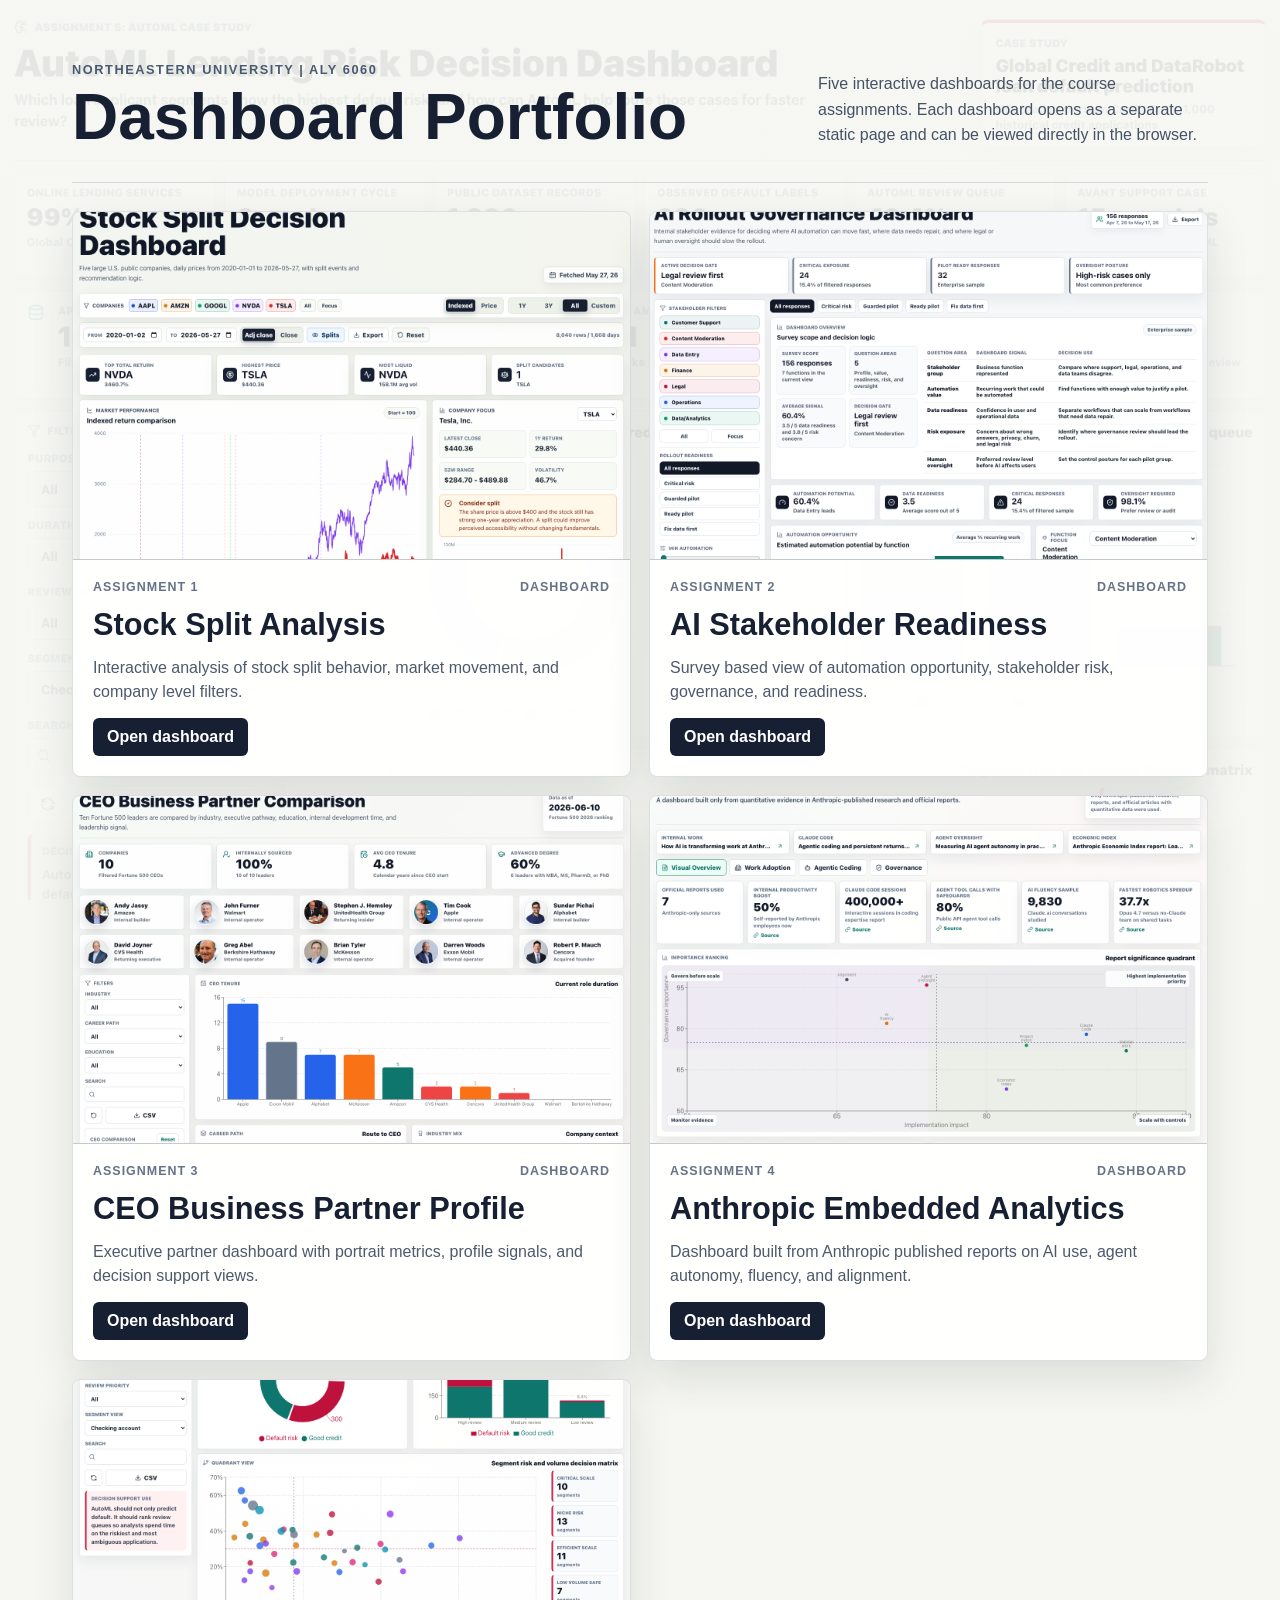
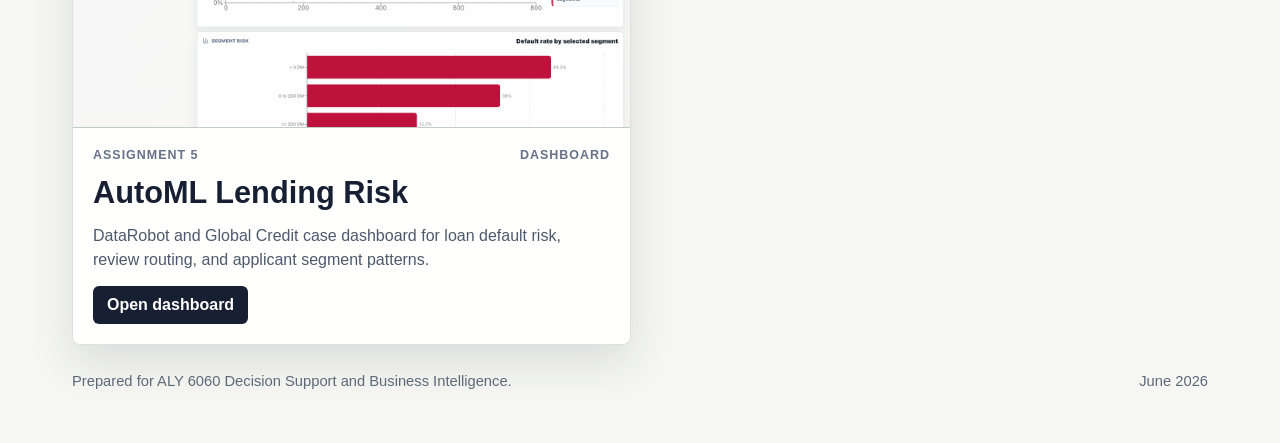
<file: docs/index.html>
<!doctype html>
<html lang="en">
  <head>
    <meta charset="UTF-8" />
    <meta name="viewport" content="width=device-width, initial-scale=1.0" />
    <title>ALY 6060 Dashboard Portfolio</title>
    <style>
      :root {
        color-scheme: light;
        font-family: Arial, Helvetica, sans-serif;
        color: #172033;
        background: #f6f7f2;
      }

      * {
        box-sizing: border-box;
      }

      body {
        margin: 0;
        min-height: 100vh;
        background:
          linear-gradient(180deg, rgba(246, 247, 242, 0.92), rgba(246, 247, 242, 0.98)),
          url("assets/assignment5.png") center top / cover fixed;
      }

      a {
        color: inherit;
      }

      .page {
        max-width: 1180px;
        margin: 0 auto;
        padding: 40px 22px 54px;
      }

      header {
        display: grid;
        grid-template-columns: 1fr auto;
        gap: 24px;
        align-items: end;
        padding: 22px 0 34px;
        border-bottom: 1px solid rgba(23, 32, 51, 0.14);
      }

      .eyebrow {
        margin: 0 0 10px;
        font-size: 0.8rem;
        font-weight: 700;
        letter-spacing: 0.12em;
        text-transform: uppercase;
        color: #4b5a70;
      }

      h1 {
        margin: 0;
        max-width: 760px;
        font-size: clamp(2rem, 5vw, 4.8rem);
        line-height: 0.95;
        letter-spacing: 0;
      }

      .summary {
        max-width: 390px;
        margin: 0;
        font-size: 1rem;
        line-height: 1.6;
        color: #455164;
      }

      .grid {
        display: grid;
        grid-template-columns: repeat(2, minmax(0, 1fr));
        gap: 18px;
        margin-top: 28px;
      }

      .card {
        display: grid;
        grid-template-rows: auto 1fr;
        min-height: 430px;
        overflow: hidden;
        border: 1px solid rgba(23, 32, 51, 0.14);
        border-radius: 8px;
        background: rgba(255, 255, 255, 0.92);
        text-decoration: none;
        box-shadow: 0 18px 44px rgba(32, 38, 52, 0.12);
        transition:
          transform 180ms ease,
          box-shadow 180ms ease,
          border-color 180ms ease;
      }

      .card:hover,
      .card:focus-visible {
        transform: translateY(-3px);
        border-color: rgba(48, 92, 121, 0.42);
        box-shadow: 0 22px 54px rgba(32, 38, 52, 0.18);
        outline: none;
      }

      .preview {
        width: 100%;
        aspect-ratio: 16 / 10;
        object-fit: cover;
        border-bottom: 1px solid rgba(23, 32, 51, 0.12);
        background: #dce2e0;
      }

      .content {
        display: flex;
        flex-direction: column;
        gap: 14px;
        padding: 20px;
      }

      .meta {
        display: flex;
        align-items: center;
        justify-content: space-between;
        gap: 12px;
        font-size: 0.78rem;
        font-weight: 700;
        letter-spacing: 0.08em;
        text-transform: uppercase;
        color: #667287;
      }

      h2 {
        margin: 0;
        font-size: clamp(1.35rem, 2.4vw, 2rem);
        line-height: 1.1;
        letter-spacing: 0;
      }

      p {
        margin: 0;
      }

      .description {
        color: #4d596c;
        line-height: 1.5;
      }

      .button {
        width: fit-content;
        margin-top: auto;
        padding: 10px 14px;
        border-radius: 6px;
        background: #172033;
        color: #fff;
        font-weight: 700;
      }

      footer {
        display: flex;
        justify-content: space-between;
        gap: 18px;
        margin-top: 28px;
        color: #5c697b;
        font-size: 0.92rem;
      }

      @media (max-width: 780px) {
        header,
        .grid,
        footer {
          grid-template-columns: 1fr;
        }

        header,
        footer {
          display: block;
        }

        .summary {
          margin-top: 16px;
        }

        .card {
          min-height: auto;
        }
      }
    </style>
  </head>
  <body>
    <main class="page">
      <header>
        <div>
          <p class="eyebrow">Northeastern University | ALY 6060</p>
          <h1>Dashboard Portfolio</h1>
        </div>
        <p class="summary">
          Five interactive dashboards for the course assignments. Each dashboard opens as a separate static page and can be viewed directly in the browser.
        </p>
      </header>

      <section class="grid" aria-label="Dashboard links">
        <a class="card" href="assignment-1/">
          <img class="preview" src="assets/assignment1.png" alt="Assignment 1 dashboard preview" />
          <div class="content">
            <div class="meta">
              <span>Assignment 1</span>
              <span>Dashboard</span>
            </div>
            <h2>Stock Split Analysis</h2>
            <p class="description">
              Interactive analysis of stock split behavior, market movement, and company level filters.
            </p>
            <span class="button">Open dashboard</span>
          </div>
        </a>

        <a class="card" href="assignment-2/">
          <img class="preview" src="assets/assignment2.png" alt="Assignment 2 dashboard preview" />
          <div class="content">
            <div class="meta">
              <span>Assignment 2</span>
              <span>Dashboard</span>
            </div>
            <h2>AI Stakeholder Readiness</h2>
            <p class="description">
              Survey based view of automation opportunity, stakeholder risk, governance, and readiness.
            </p>
            <span class="button">Open dashboard</span>
          </div>
        </a>

        <a class="card" href="assignment-3/">
          <img class="preview" src="assets/assignment3.png" alt="Assignment 3 dashboard preview" />
          <div class="content">
            <div class="meta">
              <span>Assignment 3</span>
              <span>Dashboard</span>
            </div>
            <h2>CEO Business Partner Profile</h2>
            <p class="description">
              Executive partner dashboard with portrait metrics, profile signals, and decision support views.
            </p>
            <span class="button">Open dashboard</span>
          </div>
        </a>

        <a class="card" href="assignment-4/">
          <img class="preview" src="assets/assignment4.png" alt="Assignment 4 dashboard preview" />
          <div class="content">
            <div class="meta">
              <span>Assignment 4</span>
              <span>Dashboard</span>
            </div>
            <h2>Anthropic Embedded Analytics</h2>
            <p class="description">
              Dashboard built from Anthropic published reports on AI use, agent autonomy, fluency, and alignment.
            </p>
            <span class="button">Open dashboard</span>
          </div>
        </a>

        <a class="card" href="assignment-5/">
          <img class="preview" src="assets/assignment5.png" alt="Assignment 5 dashboard preview" />
          <div class="content">
            <div class="meta">
              <span>Assignment 5</span>
              <span>Dashboard</span>
            </div>
            <h2>AutoML Lending Risk</h2>
            <p class="description">
              DataRobot and Global Credit case dashboard for loan default risk, review routing, and applicant segment patterns.
            </p>
            <span class="button">Open dashboard</span>
          </div>
        </a>
      </section>

      <footer>
        <p>Prepared for ALY 6060 Decision Support and Business Intelligence.</p>
        <p>June 2026</p>
      </footer>
    </main>
  </body>
</html>
</file>
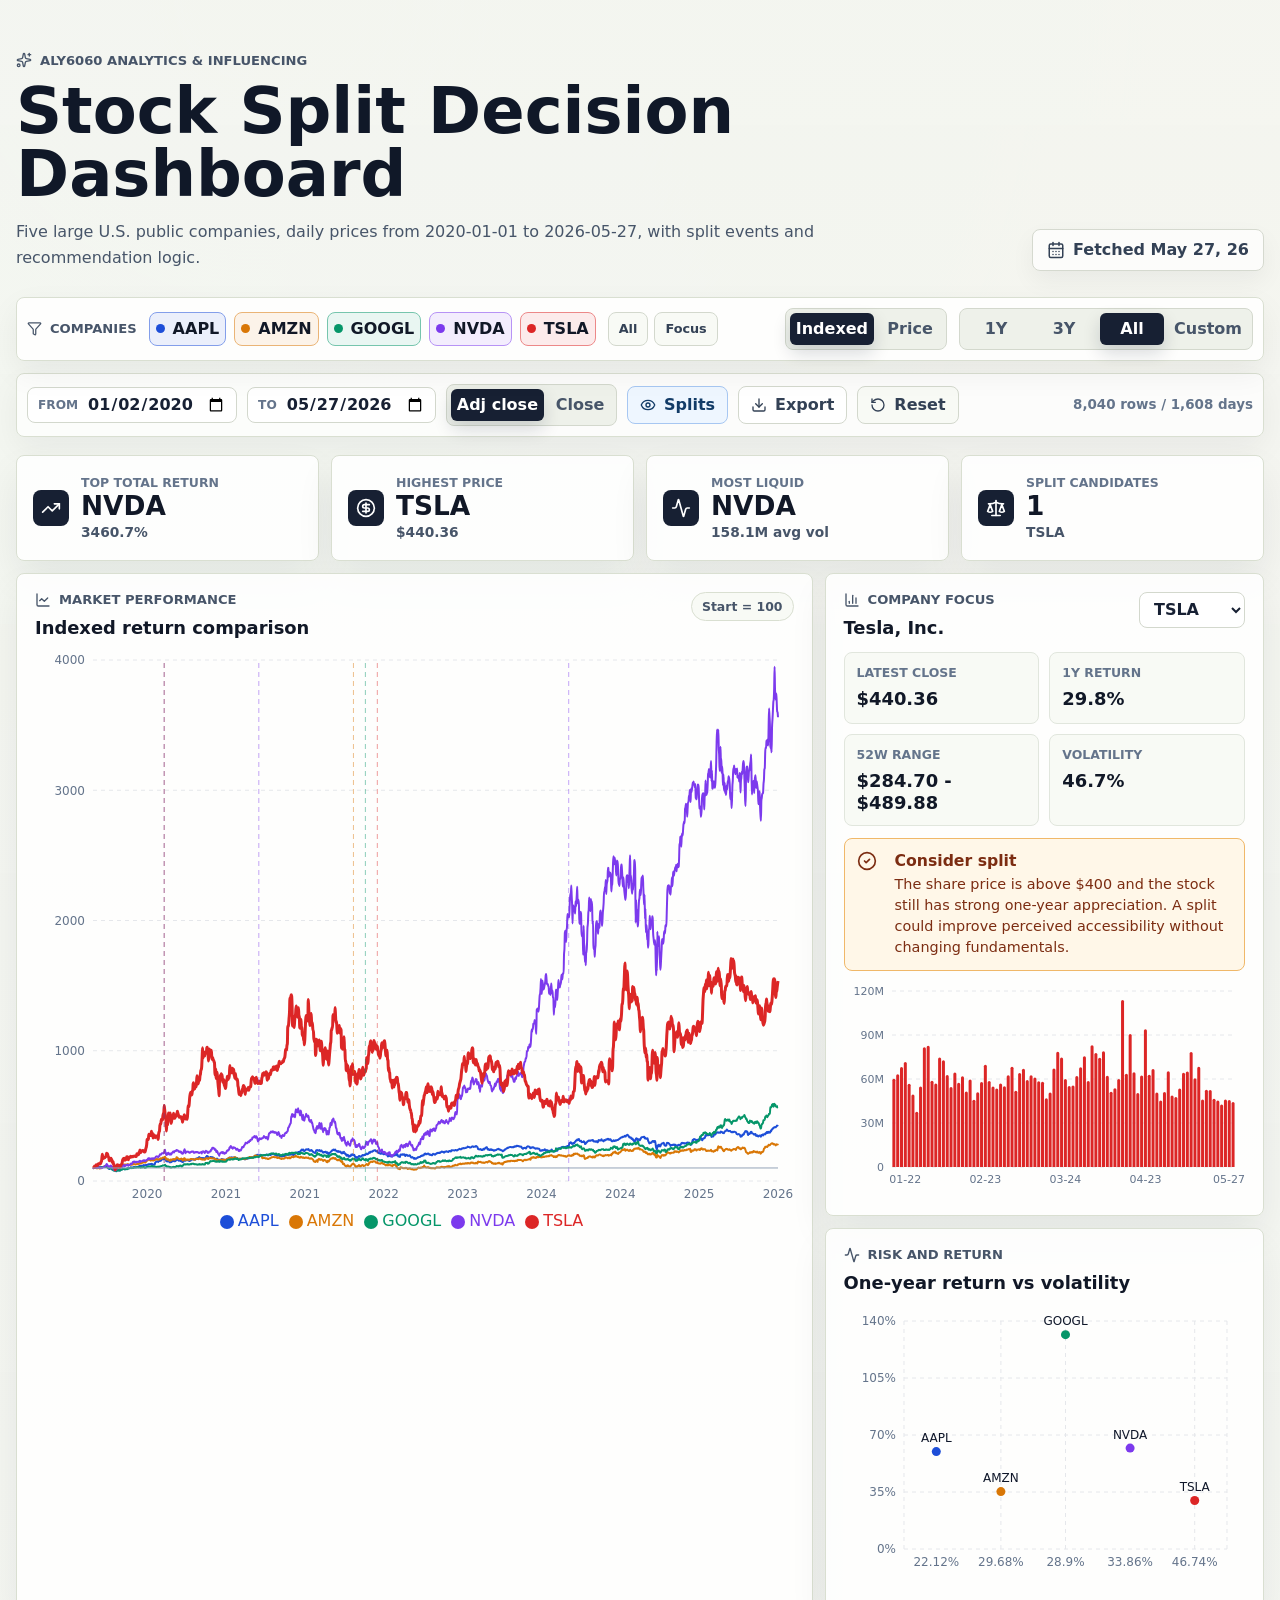
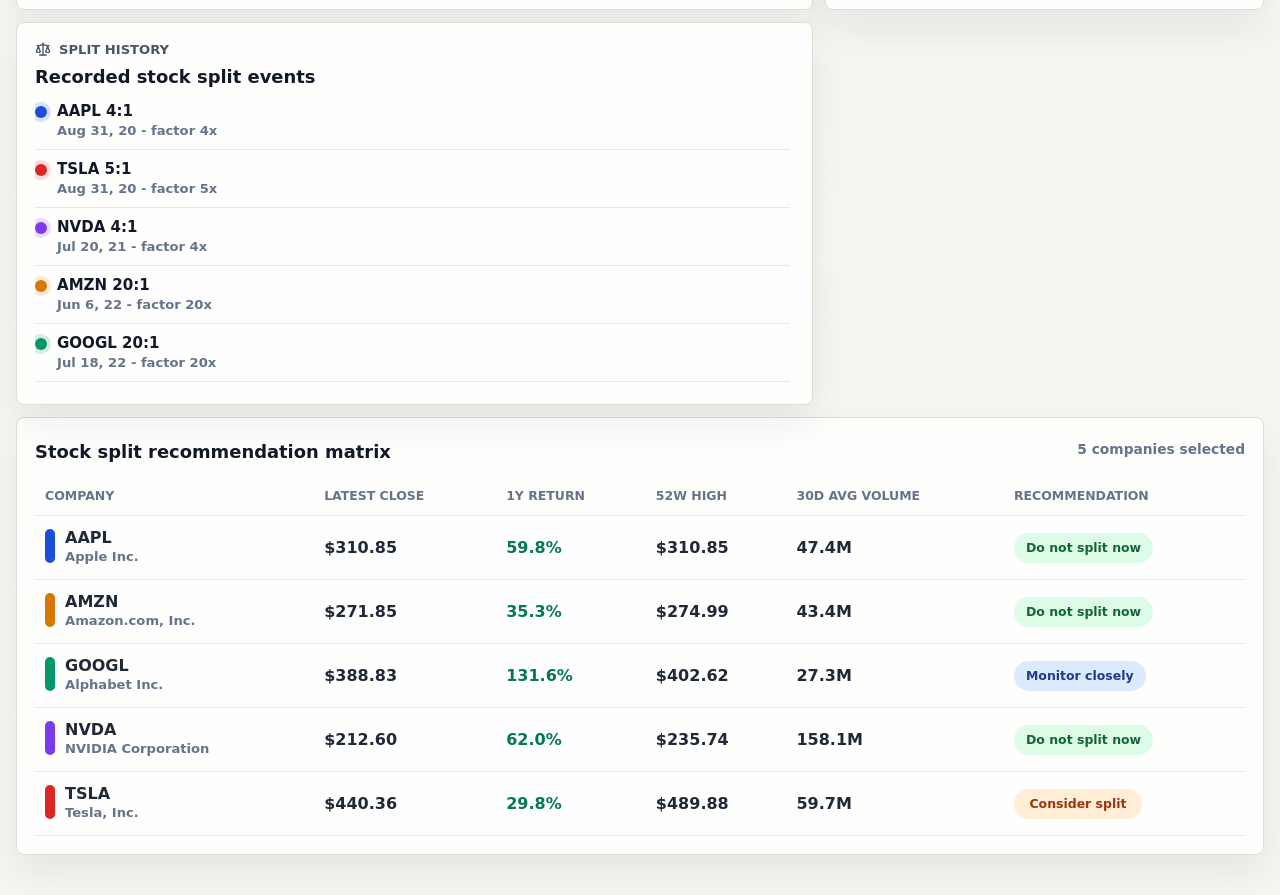
<file: docs/assignment-1/index.html>
<!doctype html>
<html lang="en">
  <head>
    <meta charset="UTF-8" />
    <meta name="viewport" content="width=device-width, initial-scale=1.0" />
    <title>ALY6060 Stock Split Dashboard</title>
    <script type="module" crossorigin src="./assets/index-C-wfRXCd.js"></script>
    <link rel="stylesheet" crossorigin href="./assets/index-OU5Ih4VJ.css">
  </head>
  <body>
    <div id="root"></div>
  </body>
</html>
</file>
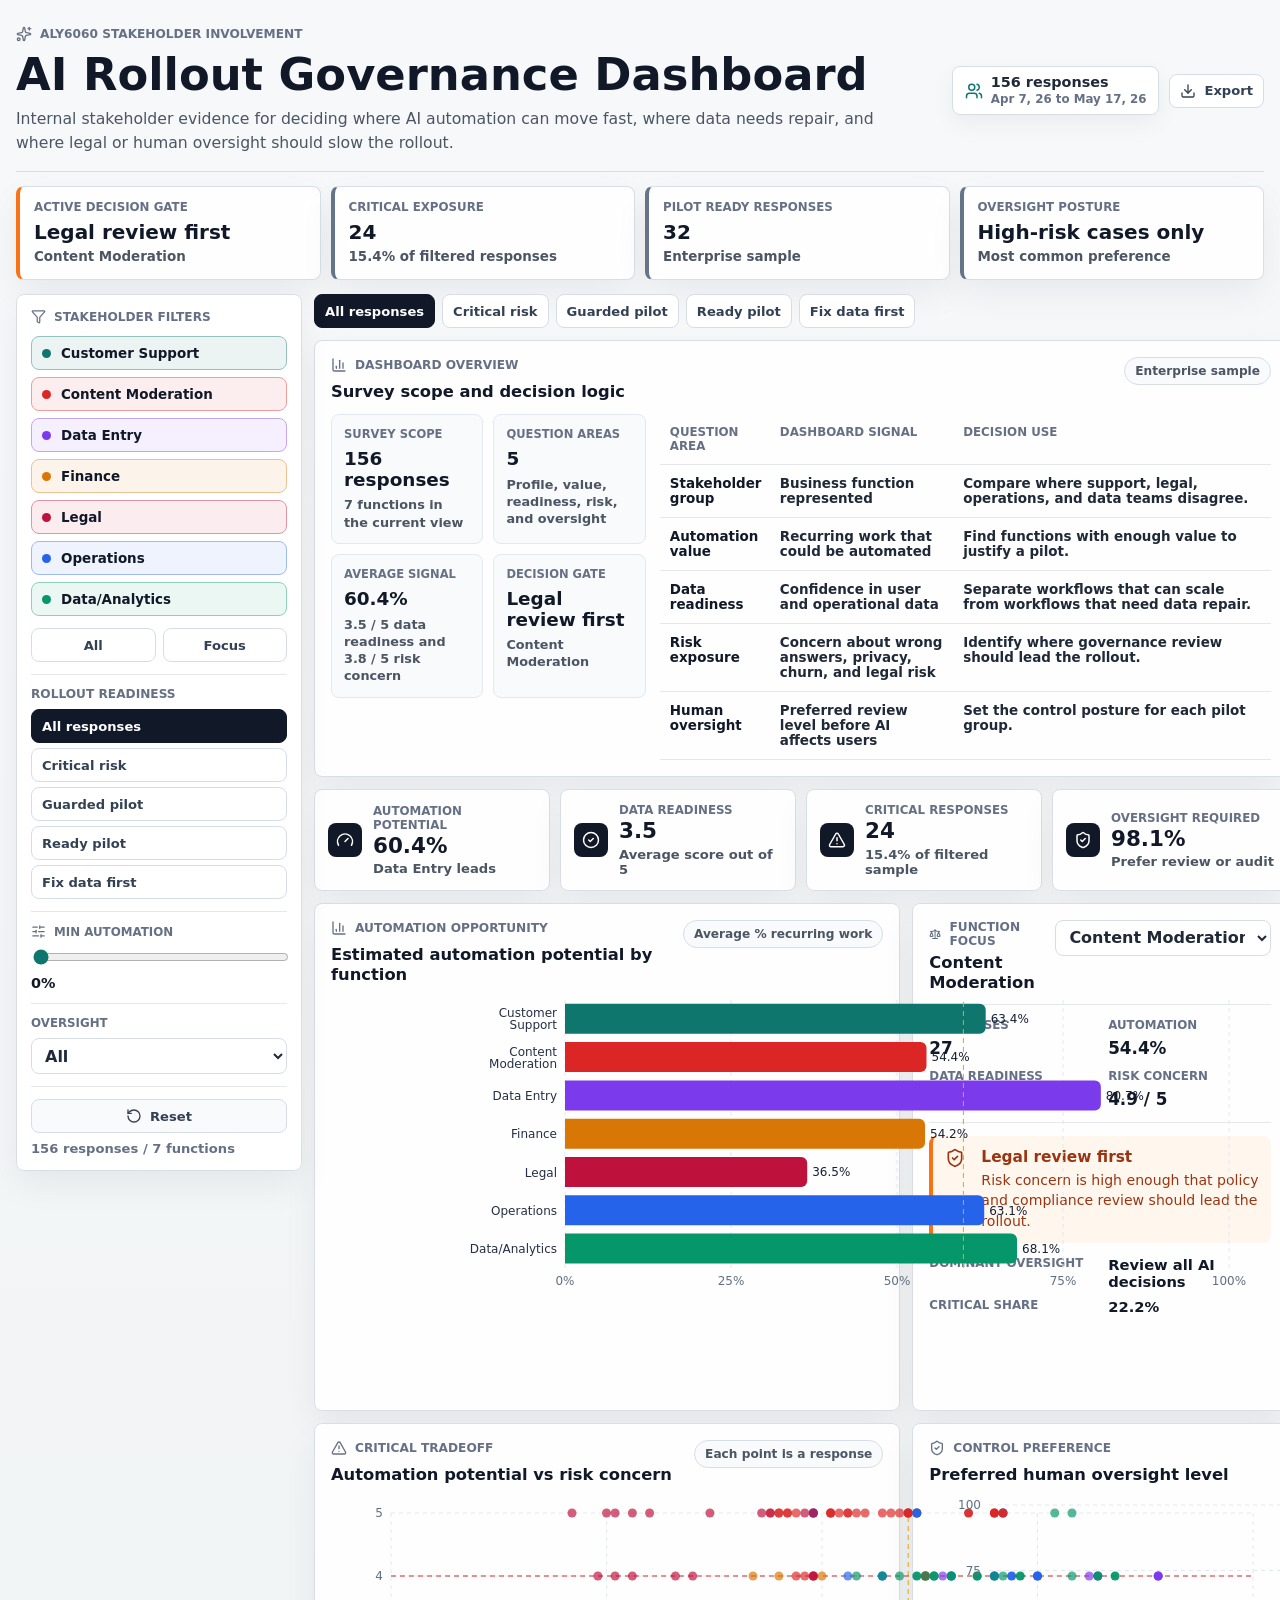
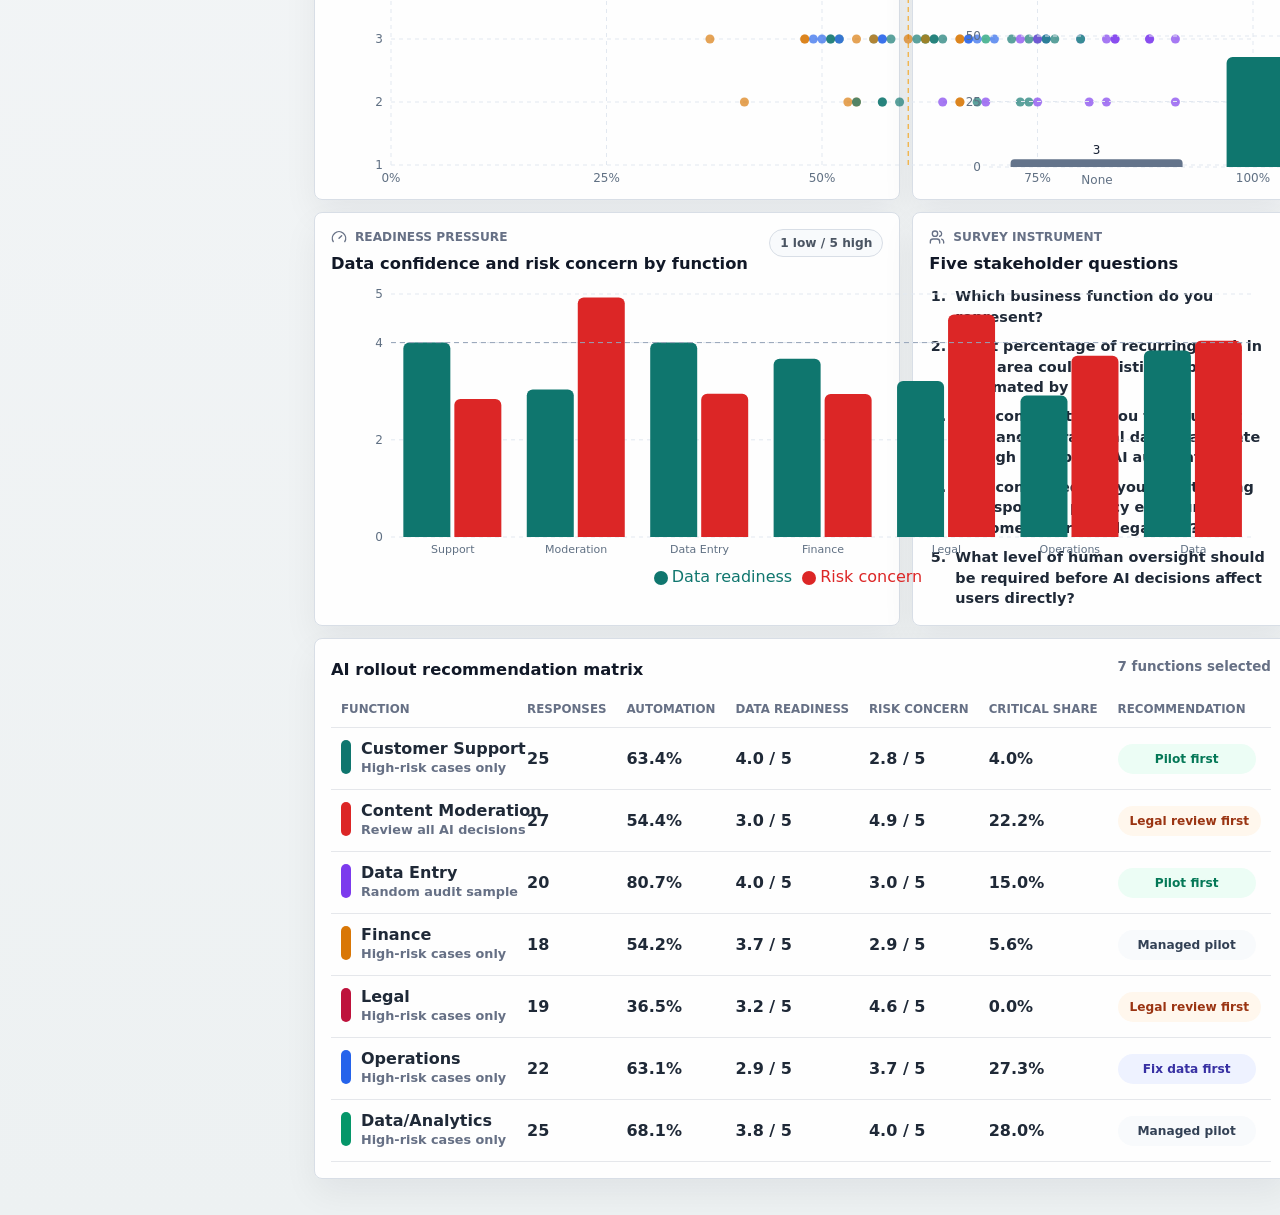
<file: docs/assignment-2/index.html>
<!doctype html>
<html lang="en">
  <head>
    <meta charset="UTF-8" />
    <meta name="viewport" content="width=device-width, initial-scale=1.0" />
    <title>ALY6060 AI Stakeholder Dashboard</title>
    <script type="module" crossorigin src="./assets/index-B9BqaUyu.js"></script>
    <link rel="stylesheet" crossorigin href="./assets/index-Can5Wipq.css">
  </head>
  <body>
    <div id="root"></div>
  </body>
</html>
</file>
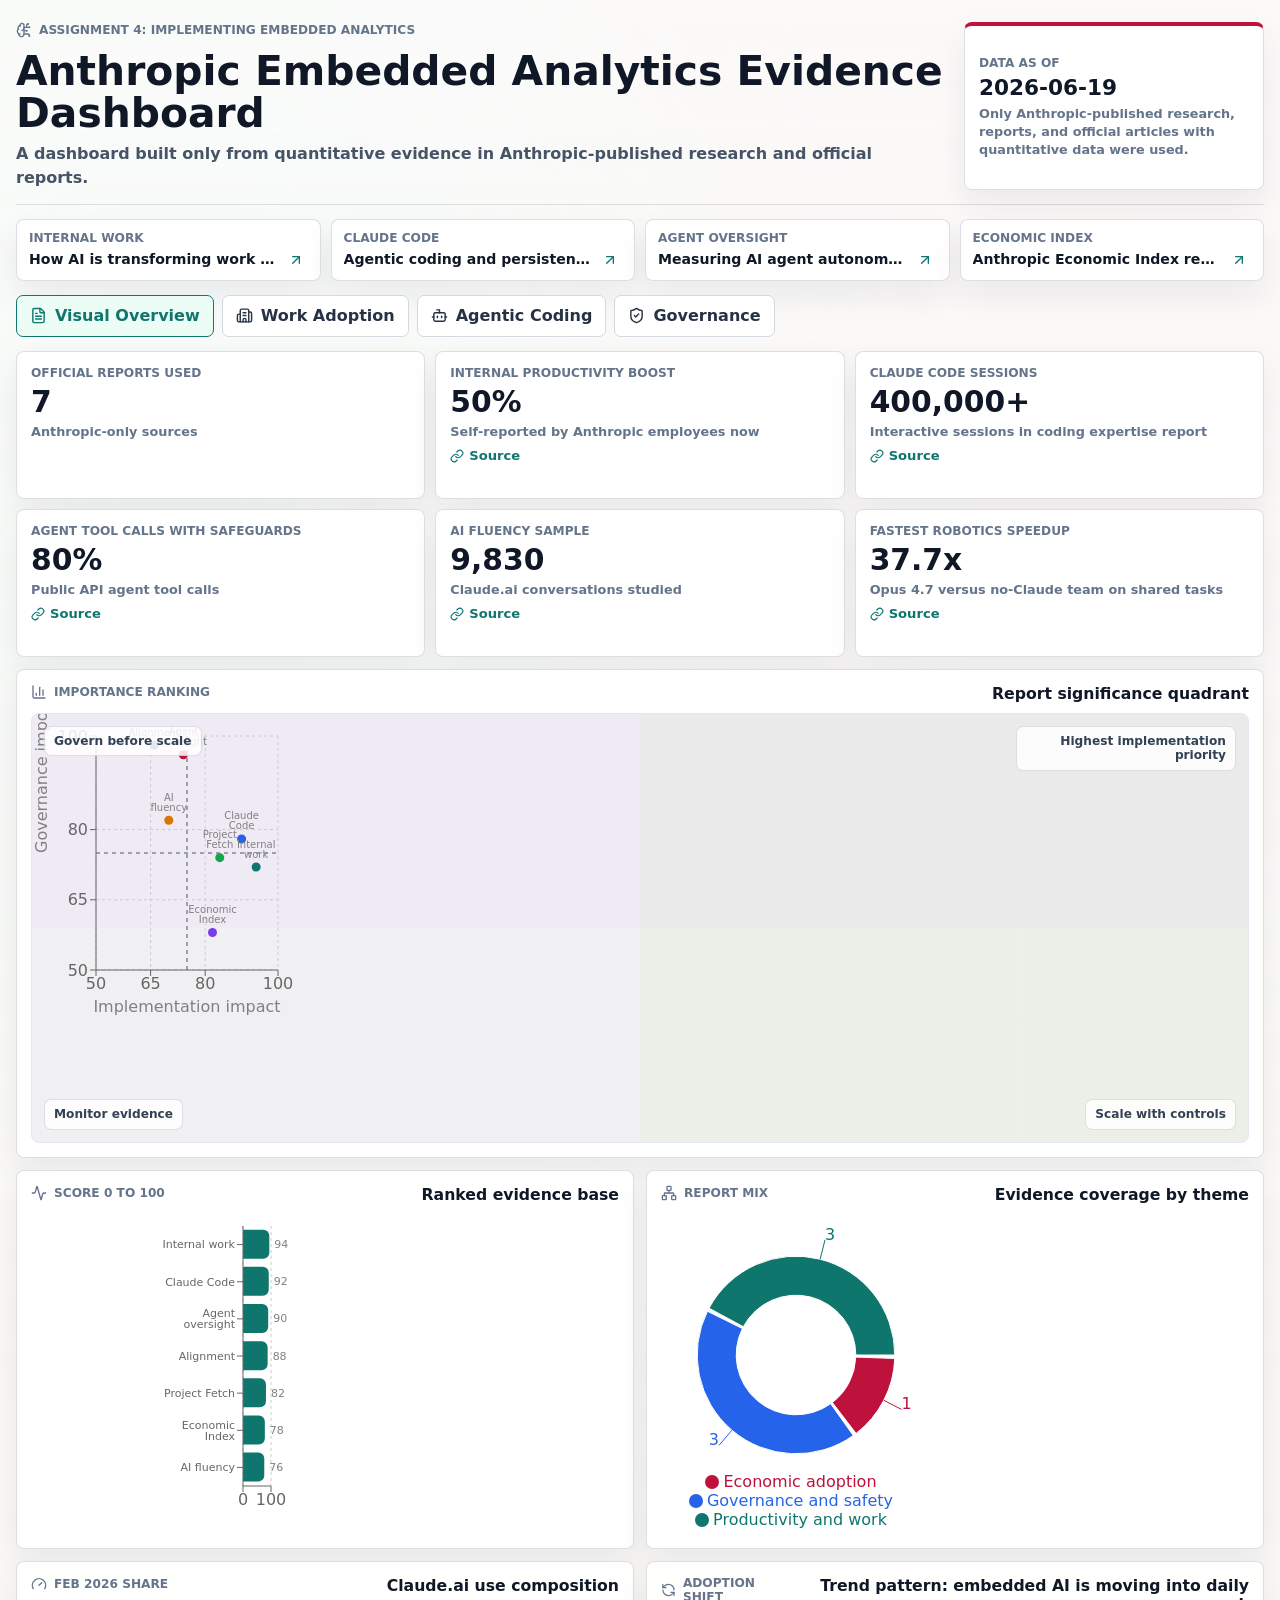
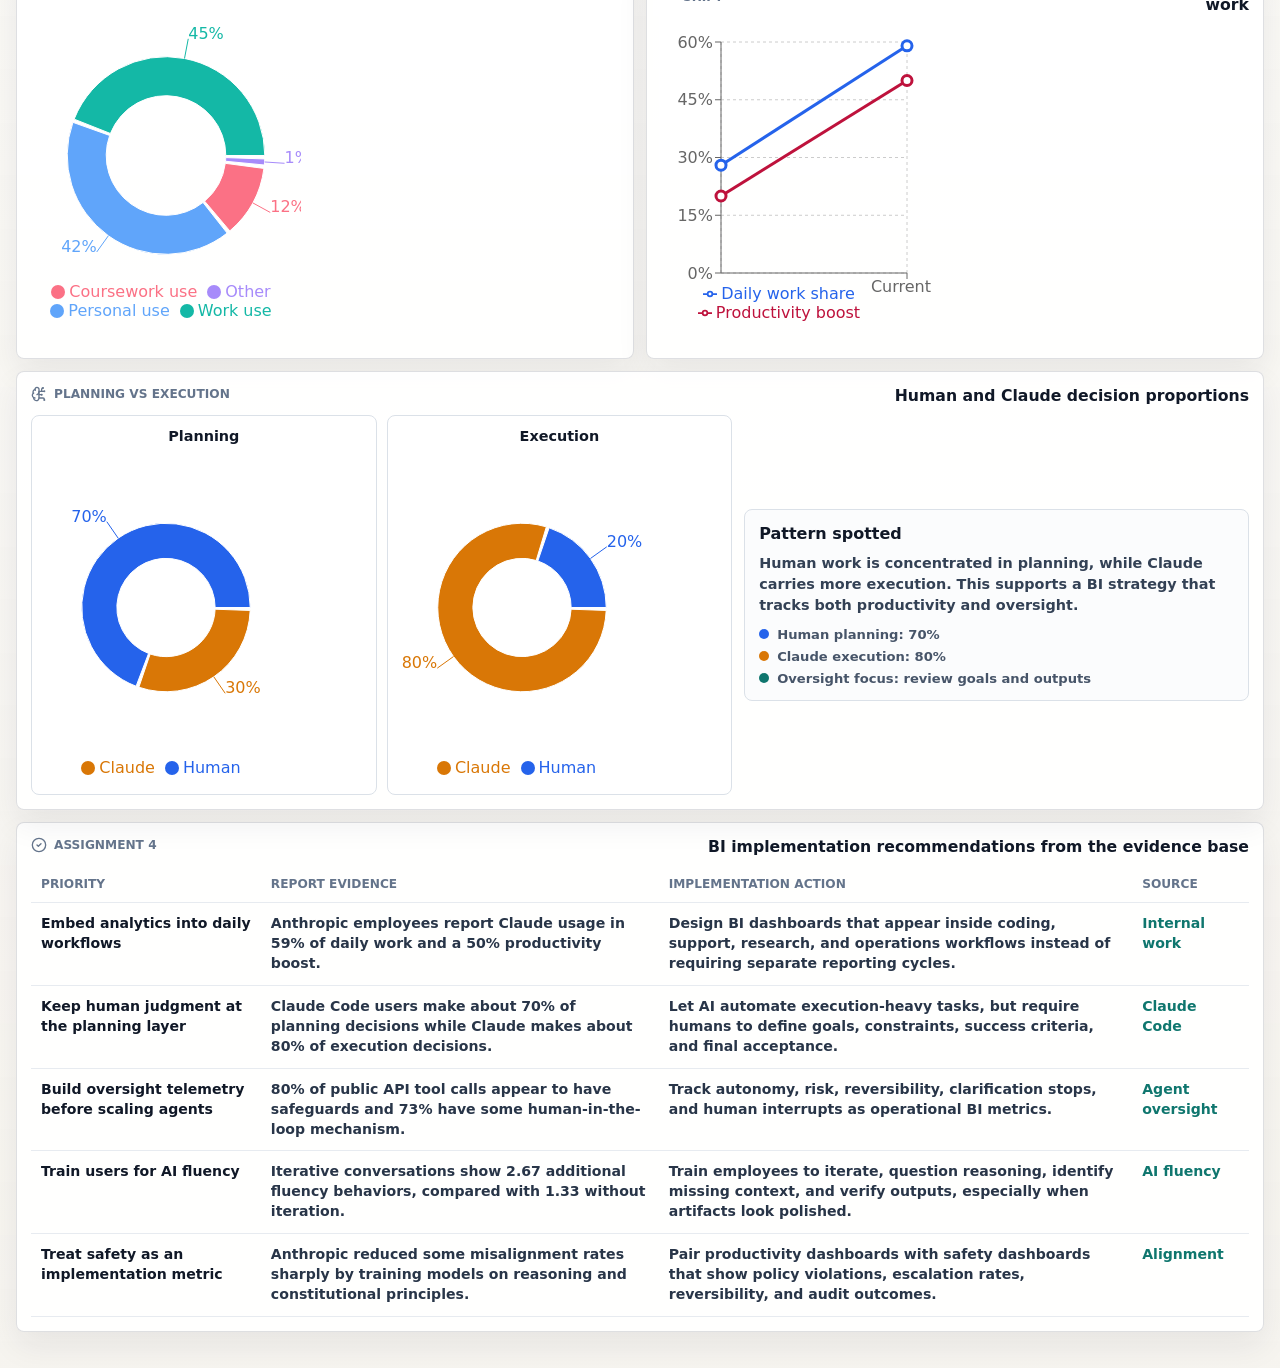
<file: docs/assignment-4/index.html>
<!doctype html>
<html lang="en">
  <head>
    <meta charset="UTF-8" />
    <meta name="viewport" content="width=device-width, initial-scale=1.0" />
    <title>Anthropic Embedded Analytics Dashboard</title>
    <script type="module" crossorigin src="./assets/index-CjJVVIrM.js"></script>
    <link rel="stylesheet" crossorigin href="./assets/index-CgHR1DeJ.css">
  </head>
  <body>
    <div id="root"></div>
  </body>
</html>
</file>
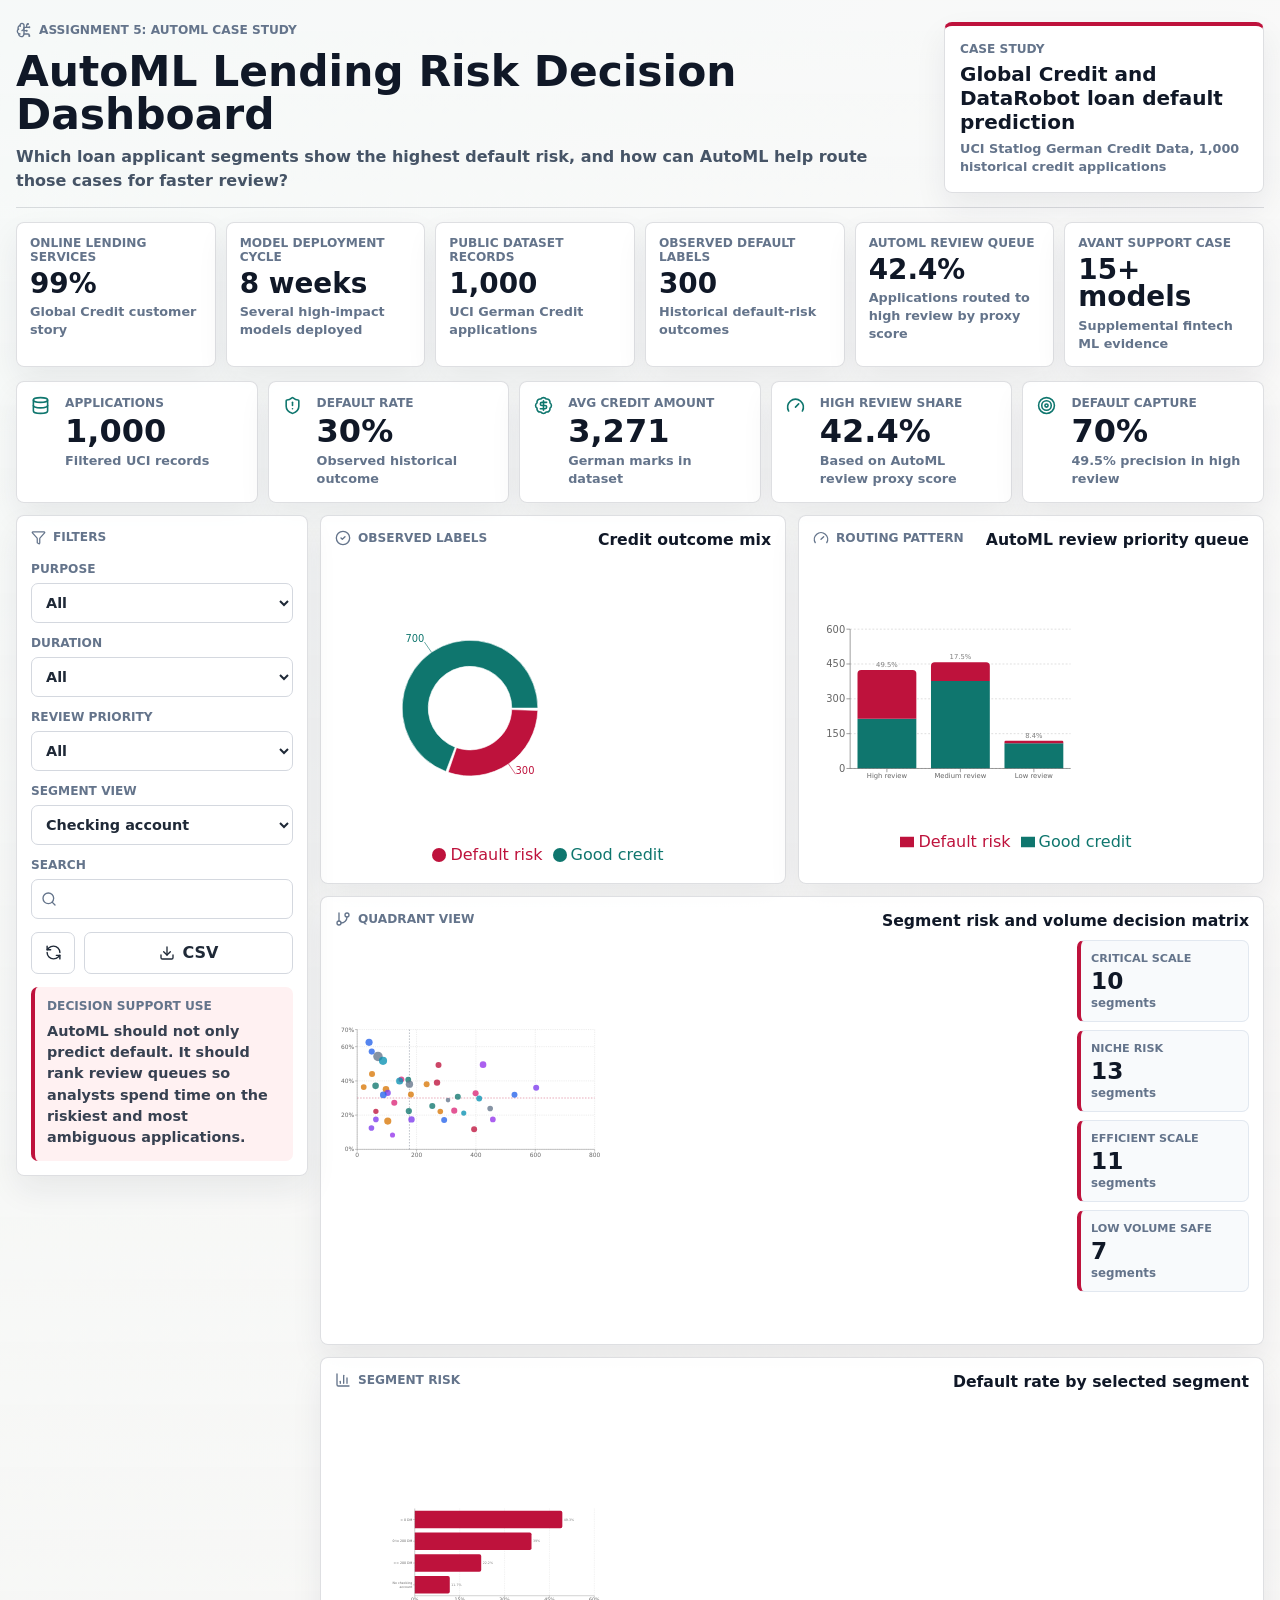
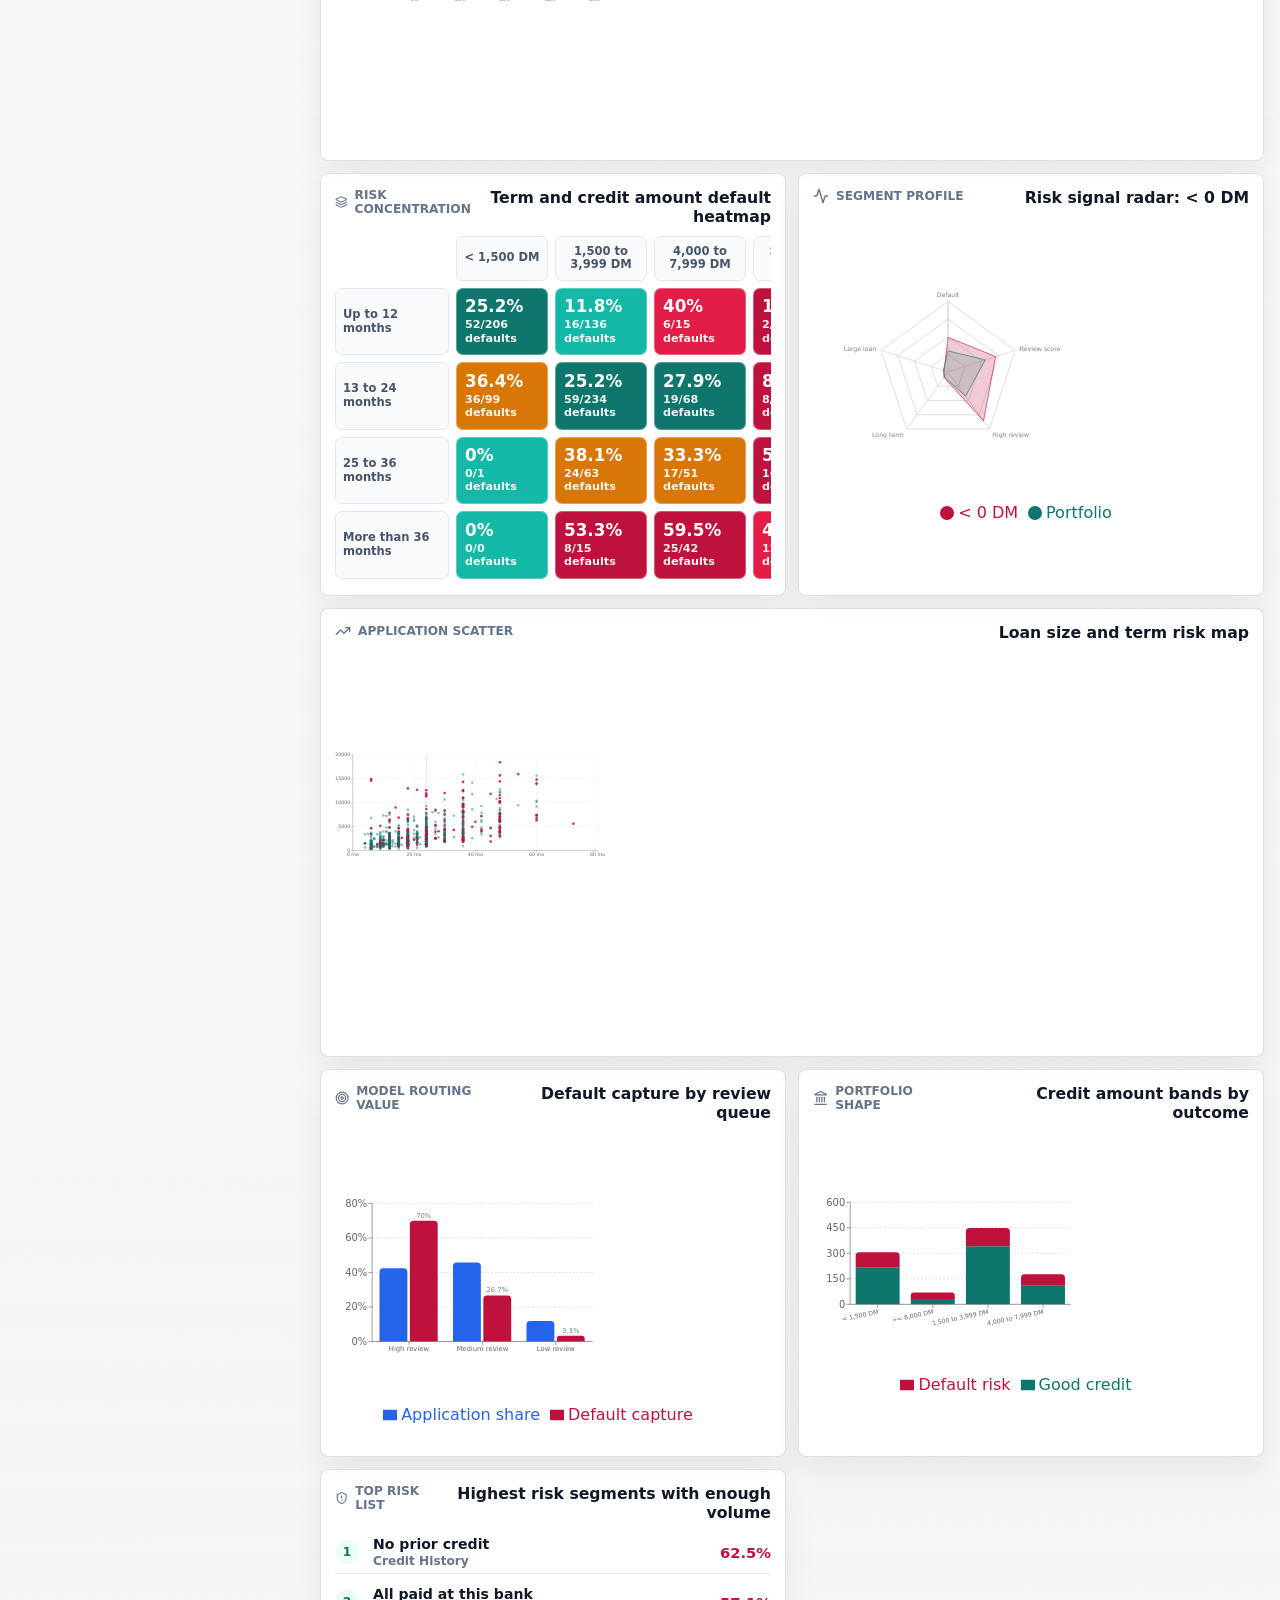
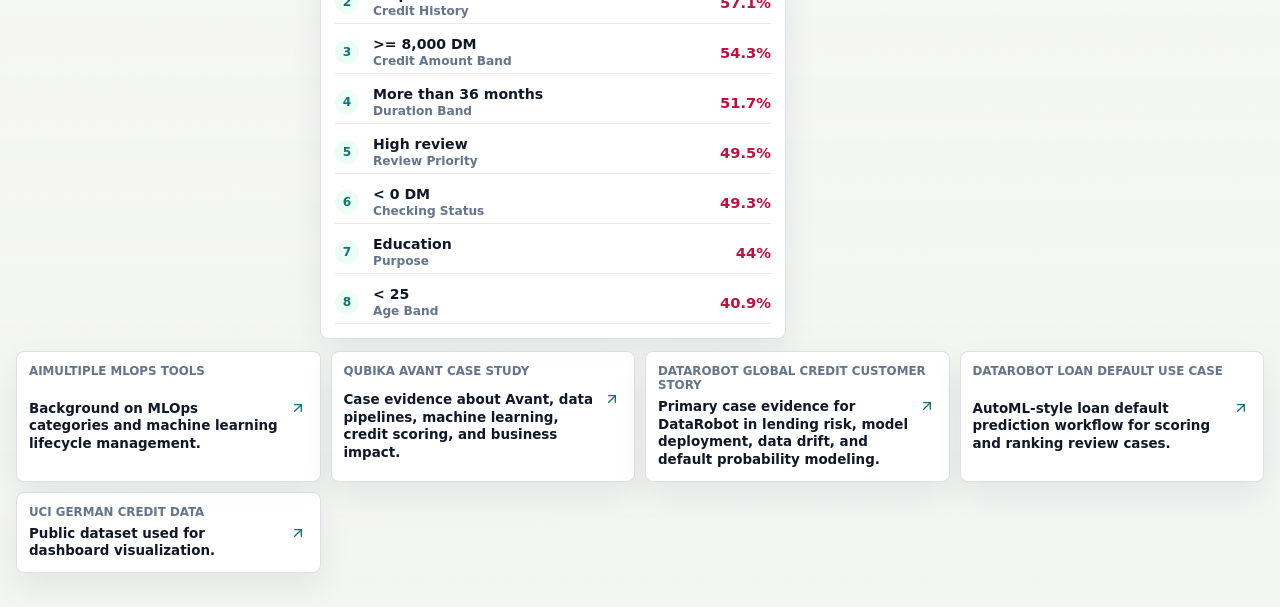
<file: docs/assignment-5/index.html>
<!doctype html>
<html lang="en">
  <head>
    <meta charset="UTF-8" />
    <meta name="viewport" content="width=device-width, initial-scale=1.0" />
    <title>AutoML Lending Risk Dashboard</title>
    <script type="module" crossorigin src="./assets/index-Brkte2UV.js"></script>
    <link rel="stylesheet" crossorigin href="./assets/index-C2jRnx61.css">
  </head>
  <body>
    <div id="root"></div>
  </body>
</html>
</file>
<file: docs/assignment-1/assets/index-OU5Ih4VJ.css>
:root{color:#172033;background:#f4f6f1;font-family:Inter,ui-sans-serif,system-ui,-apple-system,BlinkMacSystemFont,Segoe UI,sans-serif;font-synthesis:none;text-rendering:optimizeLegibility;-webkit-font-smoothing:antialiased}*{box-sizing:border-box}body{margin:0;min-width:320px;min-height:100vh;background:linear-gradient(180deg,#f4f6f1f5,#f4f6f1),radial-gradient(circle at 20% 0%,rgba(221,237,211,.9),transparent 34%),radial-gradient(circle at 80% 4%,rgba(244,209,170,.72),transparent 30%)}html,body,#root{overflow-x:hidden}button,select,input{font:inherit}button{cursor:pointer}.shell{width:min(1480px,calc(100% - 32px));margin:0 auto;padding:28px 0 40px}.loading-shell{min-height:100vh;display:grid;place-items:center;align-content:center;gap:14px;color:#334155;font-weight:700}.spin{animation:spin 1s linear infinite}@keyframes spin{to{transform:rotate(360deg)}}.topbar{display:grid;grid-template-columns:minmax(0,1fr) auto;gap:20px;align-items:end;padding:24px 0 18px}.eyebrow,.panel-kicker,.control-label{display:inline-flex;align-items:center;gap:8px;color:#475569;font-size:.82rem;font-weight:800;text-transform:uppercase}h1,h2,p{margin:0}h1{max-width:820px;margin-top:8px;color:#101828;font-size:clamp(2.15rem,5vw,4.8rem);line-height:.98;font-weight:900}.topbar p{max-width:840px;margin-top:14px;color:#475569;font-size:1rem;line-height:1.6}.data-badge{display:inline-flex;min-height:42px;align-items:center;gap:8px;border:1px solid #d5d9cf;border-radius:8px;background:#ffffffb8;padding:0 14px;color:#334155;font-weight:750;white-space:nowrap;box-shadow:0 10px 24px #0f172a0d}.control-strip{position:sticky;top:0;z-index:4;display:grid;grid-template-columns:minmax(0,1fr) auto auto;gap:12px;align-items:center;margin:8px 0 18px;border:1px solid #d9dfd1;border-radius:8px;background:#ffffffdb;padding:10px;-webkit-backdrop-filter:blur(14px);backdrop-filter:blur(14px);box-shadow:0 12px 32px #0f172a0f}.control-group{display:flex;align-items:center;gap:12px;min-width:0}.quick-actions{display:inline-flex;gap:6px}.quick-actions button{height:34px;border:1px solid #d3d8cd;border-radius:8px;background:#f8faf5;color:#334155;padding:0 10px;font-size:.8rem;font-weight:850}.ticker-row{display:flex;flex-wrap:wrap;gap:8px}.ticker-chip{display:inline-flex;min-width:76px;height:34px;align-items:center;justify-content:center;gap:8px;border:1px solid #d3d8cd;border-radius:8px;background:#fff;color:#334155;font-weight:850;transition:transform .15s ease,border-color .15s ease,background .15s ease}.ticker-chip span{width:9px;height:9px;border-radius:99px;background:var(--chip-color)}.ticker-chip.selected{border-color:color-mix(in srgb,var(--chip-color) 55%,#ffffff);background:color-mix(in srgb,var(--chip-color) 9%,#ffffff);color:#111827}.ticker-chip:hover,.segmented button:hover,.company-cell:hover{transform:translateY(-1px)}.segmented{display:inline-grid;grid-auto-flow:column;gap:4px;border:1px solid #d3d8cd;border-radius:8px;background:#eef1ea;padding:4px}.segmented button{min-width:64px;height:32px;border:0;border-radius:6px;background:transparent;color:#475569;font-weight:850}.segmented button.active{background:#172033;color:#fff;box-shadow:0 8px 18px #0f172a29}.advanced-controls{display:grid;grid-template-columns:repeat(2,minmax(150px,auto)) auto auto auto auto minmax(130px,1fr);gap:10px;align-items:center;margin:-6px 0 18px;border:1px solid #d9dfd1;border-radius:8px;background:#ffffffc2;padding:10px;box-shadow:0 12px 30px #0f172a0d}.date-field{display:grid;grid-template-columns:auto minmax(0,1fr);gap:8px;align-items:center;min-height:36px;border:1px solid #d3d8cd;border-radius:8px;background:#fff;padding:0 10px}.date-field span{color:#64748b;font-size:.76rem;font-weight:900;text-transform:uppercase}.date-field input{min-width:0;height:34px;border:0;background:transparent;color:#172033;font-weight:800;outline:none}.tool-button{display:inline-flex;height:38px;align-items:center;justify-content:center;gap:8px;border:1px solid #d3d8cd;border-radius:8px;background:#fff;color:#334155;padding:0 12px;font-weight:850;white-space:nowrap}.tool-button.active{border-color:#a7c7f2;background:#eef6ff;color:#123b67}.tool-button.ghost{background:#f8faf5}.filter-count{justify-self:end;color:#64748b;font-size:.84rem;font-weight:850;white-space:nowrap}.kpi-grid{display:grid;grid-template-columns:repeat(4,minmax(0,1fr));gap:12px;margin-bottom:12px}.kpi,.panel,.recommendation-table{border:1px solid #d9dfd1;border-radius:8px;background:#ffffffe0;box-shadow:0 18px 38px #0f172a12}.kpi{display:grid;grid-template-columns:36px minmax(0,1fr);gap:12px;align-items:center;min-height:106px;padding:16px}.kpi svg{width:36px;height:36px;border-radius:8px;background:#172033;color:#fff;padding:8px}.kpi span,.focus-stats span{display:block;color:#64748b;font-size:.78rem;font-weight:800;text-transform:uppercase}.kpi strong{display:block;margin-top:3px;color:#111827;font-size:1.65rem;line-height:1}.kpi small,.focus-stats small{display:block;margin-top:5px;color:#475569;font-size:.86rem;font-weight:700}.dashboard-grid{display:grid;grid-template-columns:minmax(0,1.45fr) minmax(360px,.8fr);gap:12px}.trend-panel{grid-row:span 2}.panel{min-width:0;padding:18px}.panel-heading,.table-title{display:flex;align-items:start;justify-content:space-between;gap:14px;margin-bottom:14px}.panel h2,.table-title h2{margin-top:5px;color:#111827;font-size:1.12rem;line-height:1.2}.metric-note{border:1px solid #d9dfd1;border-radius:999px;background:#f8faf5;padding:6px 10px;color:#475569;font-size:.78rem;font-weight:850;white-space:nowrap}select{height:36px;min-width:96px;border:1px solid #d3d8cd;border-radius:8px;background:#fff;color:#172033;padding:0 10px;font-weight:850}.chart{width:100%;min-width:0}.chart.tall{height:582px}.chart.medium{height:284px}.chart.compact{height:214px;margin-top:12px}.focus-stats{display:grid;grid-template-columns:repeat(2,minmax(0,1fr));gap:10px}.focus-stats div{min-height:72px;border:1px solid #e1e6dd;border-radius:8px;background:#f8faf5;padding:12px}.focus-stats strong{display:block;margin-top:8px;color:#111827;font-size:1.12rem;line-height:1.2}.recommendation{display:grid;grid-template-columns:28px minmax(0,1fr);gap:10px;align-items:start;margin-top:12px;border:1px solid #d9dfd1;border-radius:8px;padding:12px}.recommendation.consider{border-color:#f0b869;background:#fff7e8;color:#7c2d12}.recommendation.watch{border-color:#a7c7f2;background:#eef6ff;color:#123b67}.recommendation.hold{border-color:#a8d8bd;background:#eefaf2;color:#14532d}.recommendation strong{display:block;font-size:.98rem}.recommendation p{margin-top:4px;color:inherit;font-size:.9rem;line-height:1.45}.timeline{display:grid;gap:10px;max-height:284px;overflow:auto;padding-right:4px}.timeline-item{display:grid;grid-template-columns:12px minmax(0,1fr);gap:10px;align-items:start;min-height:48px;border-bottom:1px solid #e6eae1;padding-bottom:10px}.timeline-item:last-child{border-bottom:0}.timeline-item>span{width:12px;height:12px;margin-top:4px;border-radius:99px;background:var(--event-color);box-shadow:0 0 0 4px color-mix(in srgb,var(--event-color) 16%,transparent)}.timeline-item strong{display:block;color:#111827;font-size:.94rem}.timeline-item small{display:block;margin-top:3px;color:#64748b;font-size:.82rem;font-weight:700}.recommendation-table{margin-top:12px;padding:18px}.table-title{align-items:center}.table-title span{color:#64748b;font-size:.86rem;font-weight:800}.table-wrap{overflow-x:auto}table{width:100%;border-collapse:collapse;min-width:820px}th,td{border-bottom:1px solid #e3e7de;padding:12px 10px;text-align:left;white-space:nowrap}th{color:#64748b;font-size:.78rem;font-weight:900;text-transform:uppercase}td{color:#1f2937;font-weight:750}tbody tr:hover{background:#f8faf5}.company-cell{display:inline-grid;grid-template-columns:10px minmax(0,1fr);gap:10px;align-items:center;border:0;background:transparent;color:inherit;padding:0;text-align:left}.company-cell>span{width:10px;height:34px;border-radius:99px;background:var(--company-color)}.company-cell strong,.company-cell small{display:block}.company-cell small{margin-top:2px;color:#64748b;font-size:.82rem;font-weight:700}.positive{color:#047857}.status-pill{display:inline-flex;min-width:128px;height:30px;align-items:center;justify-content:center;border-radius:999px;padding:0 12px;font-size:.78rem;font-weight:900}.status-pill.consider{background:#ffedd5;color:#9a3412}.status-pill.watch{background:#dbeafe;color:#1e3a8a}.status-pill.hold{background:#dcfce7;color:#166534}.error-state{color:#b91c1c}@media(max-width:1180px){.control-strip,.advanced-controls,.topbar,.dashboard-grid{grid-template-columns:1fr}.control-strip{position:static}.advanced-controls{margin-top:-6px}.filter-count{justify-self:start}.kpi-grid{grid-template-columns:repeat(2,minmax(0,1fr))}.chart.tall{height:430px}}@media(max-width:720px){.shell{width:min(100% - 20px,1480px);padding-top:12px}.topbar{padding-top:14px}h1{font-size:2.28rem;line-height:1.02}.control-group,.panel-heading,.table-title{align-items:stretch;flex-direction:column}.control-strip{gap:10px}.advanced-controls{gap:8px}.segmented{width:100%;grid-auto-flow:initial;grid-template-columns:repeat(2,minmax(0,1fr))}.segmented button{min-width:0}.kpi-grid,.focus-stats,.dashboard-grid{grid-template-columns:1fr}.panel,.recommendation-table{padding:14px}.chart.tall,.chart.medium{height:320px}.chart.compact{height:180px}.data-badge{justify-content:center;width:100%}.ticker-row{display:grid;grid-template-columns:repeat(2,minmax(0,1fr));width:100%}.ticker-chip{width:100%;min-width:0}.quick-actions,.tool-button{width:100%}.quick-actions{display:grid;grid-template-columns:repeat(2,minmax(0,1fr))}select{width:100%}.date-field{grid-template-columns:48px minmax(0,1fr)}}@media(max-width:480px){.ticker-row,.quick-actions,.segmented{grid-template-columns:1fr}}
</file>
<file: docs/assignment-2/assets/index-Can5Wipq.css>
:root{color:#1d2433;background:#f3f5f7;font-family:Inter,ui-sans-serif,system-ui,-apple-system,BlinkMacSystemFont,Segoe UI,sans-serif;font-synthesis:none;text-rendering:optimizeLegibility;-webkit-font-smoothing:antialiased}*{box-sizing:border-box}html,body,#root{min-width:320px;min-height:100vh;overflow-x:hidden}body{margin:0;background:linear-gradient(180deg,#f7f8fa,#edf1f2),linear-gradient(90deg,#0f766e14,#be123c0f)}button,select,input{font:inherit}button{cursor:pointer}h1,h2,p{margin:0}.shell{width:min(1520px,calc(100% - 32px));margin:0 auto;padding:20px 0 36px}.loading-shell{min-height:100vh;display:grid;place-items:center;align-content:center;gap:14px;color:#334155;font-weight:800}.spin{animation:spin 1s linear infinite}@keyframes spin{to{transform:rotate(360deg)}}.command-header{display:grid;grid-template-columns:minmax(0,1fr) auto;gap:18px;align-items:center;border-bottom:1px solid #d8dee6;padding:6px 0 16px}.title-block{min-width:0}.eyebrow,.panel-kicker,.control-label,.filter-block>span{display:inline-flex;align-items:center;gap:8px;color:#667085;font-size:.76rem;font-weight:850;letter-spacing:0;text-transform:uppercase}h1{margin-top:6px;color:#111827;font-size:clamp(1.82rem,3.5vw,3.15rem);line-height:1.02;font-weight:900}.command-header p{max-width:900px;margin-top:9px;color:#4b5563;font-size:.98rem;line-height:1.55}.header-actions{display:flex;align-items:center;gap:10px}.data-badge{display:grid;grid-template-columns:18px auto;gap:2px 8px;align-items:center;min-height:42px;border:1px solid #d8dee6;border-radius:8px;background:#fff;padding:8px 12px;box-shadow:0 8px 22px #0f172a0d;white-space:nowrap}.data-badge svg{grid-row:span 2;color:#0f766e}.data-badge span{color:#1f2937;font-size:.9rem;font-weight:850;line-height:1}.data-badge small{color:#667085;font-size:.74rem;font-weight:700}.governance-strip{display:grid;grid-template-columns:repeat(4,minmax(0,1fr));gap:10px;margin:14px 0}.decision-tile,.kpi,.panel,.recommendation-table,.filter-panel,.empty-state{border:1px solid #d8dee6;border-radius:8px;background:#fffffff0;box-shadow:0 14px 34px #0f172a0f}.decision-tile{min-height:94px;border-left:4px solid #64748b;padding:13px 14px}.decision-tile span,.kpi span,.focus-stats span,.mini-list span{display:block;color:#667085;font-size:.74rem;font-weight:850;text-transform:uppercase}.decision-tile strong{display:block;margin-top:7px;color:#111827;font-size:1.25rem;line-height:1.15}.decision-tile small{display:block;margin-top:5px;color:#4b5563;font-size:.84rem;font-weight:700}.decision-tile.critical{border-left-color:#e11d48}.decision-tile.guarded{border-left-color:#f97316}.decision-tile.data{border-left-color:#6366f1}.decision-tile.ready{border-left-color:#10b981}.workspace-grid{display:grid;grid-template-columns:286px minmax(0,1fr);gap:12px;align-items:start}.filter-panel{position:sticky;top:12px;display:grid;gap:12px;padding:14px}.department-row{display:grid;gap:7px}.department-chip{display:grid;grid-template-columns:10px minmax(0,1fr);gap:9px;align-items:center;min-height:34px;border:1px solid #d6dde6;border-radius:8px;background:#fff;color:#334155;padding:0 10px;text-align:left;font-size:.84rem;font-weight:820;transition:transform .15s ease,border-color .15s ease,background .15s ease}.department-chip span{width:9px;height:9px;border-radius:99px;background:var(--chip-color)}.department-chip.selected{border-color:color-mix(in srgb,var(--chip-color) 45%,#ffffff);background:color-mix(in srgb,var(--chip-color) 8%,#ffffff);color:#111827}.department-chip:hover,.department-cell:hover,.status-tabs button:hover,.segmented button:hover{transform:translateY(-1px)}.quick-actions{display:grid;grid-template-columns:repeat(2,minmax(0,1fr));gap:7px}.quick-actions button,.tool-button,.status-tabs button,.segmented button{min-height:34px;border:1px solid #d6dde6;border-radius:8px;background:#fff;color:#334155;padding:0 10px;font-size:.82rem;font-weight:850}.filter-block{display:grid;gap:8px;border-top:1px solid #e5e7eb;padding-top:12px}.segmented{display:grid;gap:5px}.segmented button{text-align:left}.segmented button.active,.status-tabs button.active{border-color:#111827;background:#111827;color:#fff}.range-field,.select-field{display:grid;gap:8px;border-top:1px solid #e5e7eb;padding-top:12px}.range-field span,.select-field span{display:inline-flex;align-items:center;gap:8px;color:#667085;font-size:.74rem;font-weight:850;text-transform:uppercase}.range-field input{width:100%;accent-color:#0f766e}.range-field strong{color:#111827;font-size:.9rem}select{width:100%;min-height:36px;border:1px solid #d6dde6;border-radius:8px;background:#fff;color:#1f2937;padding:0 9px;font-weight:800;outline:none}.filter-footer{display:grid;gap:8px;border-top:1px solid #e5e7eb;padding-top:12px}.filter-footer span{color:#667085;font-size:.82rem;font-weight:750}.tool-button{display:inline-flex;align-items:center;justify-content:center;gap:8px;white-space:nowrap}.tool-button.ghost{background:#f8fafc}.analysis-stack{display:grid;gap:12px;min-width:0}.status-tabs{display:flex;flex-wrap:wrap;gap:7px;min-width:0}.kpi-grid{display:grid;grid-template-columns:repeat(4,minmax(0,1fr));gap:10px}.overview-panel{overflow:hidden}.overview-layout{display:grid;grid-template-columns:minmax(280px,.68fr) minmax(0,1.32fr);gap:14px;align-items:start}.overview-stats{display:grid;grid-template-columns:repeat(2,minmax(0,1fr));gap:10px}.overview-stats article{min-height:104px;border:1px solid #e3e8ef;border-radius:8px;background:#f8fafc;padding:12px}.overview-stats span{display:block;color:#667085;font-size:.72rem;font-weight:900;text-transform:uppercase}.overview-stats strong{display:block;margin-top:8px;color:#111827;font-size:1.15rem;line-height:1.12}.overview-stats small{display:block;margin-top:6px;color:#4b5563;font-size:.8rem;font-weight:720;line-height:1.35}.overview-table-wrap{min-width:0;overflow-x:auto}.overview-table{min-width:0;table-layout:fixed;font-size:.84rem}.overview-table th:nth-child(1),.overview-table td:nth-child(1){width:18%}.overview-table th:nth-child(2),.overview-table td:nth-child(2){width:30%}.overview-table th:nth-child(3),.overview-table td:nth-child(3){width:52%}.overview-table th,.overview-table td{white-space:normal;vertical-align:top}.overview-table td:first-child{color:#111827;font-weight:900}.kpi{display:grid;grid-template-columns:34px minmax(0,1fr);gap:11px;align-items:center;min-height:92px;padding:13px}.kpi svg{width:34px;height:34px;border-radius:8px;background:#111827;color:#fff;padding:8px}.kpi strong{display:block;margin-top:3px;color:#111827;font-size:1.34rem;line-height:1}.kpi small{display:block;margin-top:5px;color:#4b5563;font-size:.82rem;font-weight:700}.dashboard-grid{display:grid;grid-template-columns:minmax(0,1.28fr) minmax(340px,.82fr);gap:12px}.panel{min-width:0;padding:16px}.panel-heading,.table-title{display:flex;align-items:start;justify-content:space-between;gap:14px;margin-bottom:12px}.panel h2,.table-title h2{margin-top:5px;color:#111827;font-size:1.02rem;line-height:1.22}.metric-note{border:1px solid #d8dee6;border-radius:999px;background:#f8fafc;padding:6px 10px;color:#4b5563;font-size:.76rem;font-weight:850;white-space:nowrap}.chart{width:100%;min-width:0}.chart.tall{height:398px}.chart.medium{height:286px}.focus-stats{display:grid;grid-template-columns:repeat(2,minmax(0,1fr));gap:10px 16px;border-top:1px solid #e5e7eb;border-bottom:1px solid #e5e7eb;padding:13px 0}.focus-stats strong{display:block;margin-top:6px;color:#111827;font-size:1.05rem;line-height:1.2}.recommendation{display:grid;grid-template-columns:26px minmax(0,1fr);gap:10px;align-items:start;margin-top:13px;border-left:4px solid #64748b;border-radius:8px;padding:12px}.recommendation.critical,.status-pill.critical{background:#fff1f2;color:#9f1239}.recommendation.critical{border-color:#e11d48}.recommendation.guarded,.status-pill.guarded{background:#fff7ed;color:#9a3412}.recommendation.guarded{border-color:#f97316}.recommendation.data,.status-pill.data{background:#eef2ff;color:#3730a3}.recommendation.data{border-color:#6366f1}.recommendation.ready,.status-pill.ready{background:#ecfdf5;color:#047857}.recommendation.ready{border-color:#10b981}.recommendation.monitor,.status-pill.monitor{background:#f8fafc;color:#334155}.recommendation.monitor{border-color:#94a3b8}.recommendation strong{display:block;font-size:.96rem}.recommendation p{margin-top:4px;color:inherit;font-size:.88rem;line-height:1.45}.mini-list{display:grid;grid-template-columns:minmax(0,1fr) minmax(0,1fr);gap:8px 16px;margin-top:13px}.mini-list strong{min-height:24px;color:#111827;font-size:.92rem}.question-list{display:grid;gap:9px;margin:0;padding-left:22px;color:#1f2937}.question-list li{padding-left:4px;line-height:1.42;font-size:.9rem;font-weight:700}.recommendation-table{padding:16px}.table-title{align-items:center}.table-title span{color:#667085;font-size:.84rem;font-weight:800}.table-wrap{overflow-x:auto}table{width:100%;min-width:940px;border-collapse:collapse}th,td{border-bottom:1px solid #e5e7eb;padding:11px 10px;text-align:left;white-space:nowrap}th{color:#667085;font-size:.74rem;font-weight:900;text-transform:uppercase}td{color:#1f2937;font-weight:750}tbody tr:hover{background:#f8fafc}.department-cell{display:inline-grid;grid-template-columns:10px minmax(0,1fr);gap:10px;align-items:center;border:0;background:transparent;color:inherit;padding:0;text-align:left}.department-cell>span{width:10px;height:34px;border-radius:99px;background:var(--department-color)}.department-cell strong,.department-cell small{display:block}.department-cell small{margin-top:2px;color:#667085;font-size:.8rem;font-weight:700}.status-pill{display:inline-flex;min-width:138px;min-height:30px;align-items:center;justify-content:center;border-radius:999px;padding:0 12px;font-size:.76rem;font-weight:900}.empty-state{display:grid;place-items:center;gap:10px;min-height:220px;color:#9f1239;font-weight:850}.error-state{color:#b91c1c}@media(max-width:1240px){.command-header,.workspace-grid,.dashboard-grid{grid-template-columns:1fr}.header-actions{justify-content:space-between}.filter-panel{position:static}.department-row{grid-template-columns:repeat(3,minmax(0,1fr))}.segmented{grid-template-columns:repeat(5,minmax(0,1fr))}.segmented button{text-align:center}.governance-strip,.kpi-grid{grid-template-columns:repeat(2,minmax(0,1fr))}.overview-layout{grid-template-columns:1fr}.chart.tall{height:350px}}@media(max-width:760px){.shell{width:min(100% - 20px,1520px);padding-top:12px}.command-header{gap:12px}.header-actions{display:grid;grid-template-columns:1fr}h1{font-size:2rem}.governance-strip,.kpi-grid,.overview-stats,.focus-stats,.mini-list,.department-row,.segmented,.status-tabs{grid-template-columns:1fr}.status-tabs,.department-row{display:grid}.panel,.recommendation-table,.filter-panel{padding:13px}.panel-heading,.table-title{align-items:stretch;flex-direction:column}.chart.tall,.chart.medium{height:310px}.data-badge,.tool-button{width:100%}}
</file>
<file: docs/assignment-4/assets/index-CgHR1DeJ.css>
:root{color:#172033;background:#f6f4ef;font-family:Inter,ui-sans-serif,system-ui,-apple-system,BlinkMacSystemFont,Segoe UI,sans-serif;font-synthesis:none;text-rendering:optimizeLegibility;-webkit-font-smoothing:antialiased}*{box-sizing:border-box}html,body,#root{min-width:320px;min-height:100vh;overflow-x:hidden}body{margin:0;background:linear-gradient(180deg,#ffffffc2,#f6f4effa),radial-gradient(circle at 14% 16%,rgba(20,184,166,.12),transparent 30%),radial-gradient(circle at 86% 8%,rgba(190,18,60,.08),transparent 28%)}button,input,select{font:inherit}button{cursor:pointer}a{color:#0f766e;font-weight:850;text-decoration:none}a:hover{text-decoration:underline}h1,p{margin:0}.shell{width:min(1520px,calc(100% - 32px));margin:0 auto;padding:22px 0 36px}.loading-shell{min-height:100vh;display:grid;place-items:center;align-content:center;gap:12px;color:#172033;font-weight:850}.spin{animation:spin 1s linear infinite;color:#0f766e}@keyframes spin{to{transform:rotate(360deg)}}.topbar{display:grid;grid-template-columns:minmax(0,1fr) 300px;gap:14px;align-items:stretch;padding-bottom:14px;border-bottom:1px solid rgba(23,32,51,.14)}.title-block{min-width:0}.eyebrow,.date-card span,.kpi-card span,.panel-head span,.report-card span,.source-pill span,.mini-metric span{display:inline-flex;align-items:center;gap:7px;color:#64748b;font-size:.76rem;font-weight:900;letter-spacing:0;text-transform:uppercase}h1{margin-top:8px;color:#101827;font-size:2.55rem;line-height:1.03;font-weight:920;overflow-wrap:break-word}.title-block p{max-width:900px;margin-top:8px;color:#465466;font-size:1rem;line-height:1.5;font-weight:650;overflow-wrap:break-word}.date-card,.kpi-card,.panel,.report-card,.source-pill{border:1px solid rgba(23,32,51,.14);border-radius:8px;background:#ffffffeb;box-shadow:0 14px 32px #17203312}.date-card{display:grid;align-content:center;gap:5px;border-top:4px solid #be123c;padding:14px}.date-card strong{color:#101827;font-size:1.35rem;font-weight:920}.date-card small,.kpi-card small,.report-card small{color:#64748b;font-size:.8rem;line-height:1.4;font-weight:720;overflow-wrap:break-word}.source-strip{display:grid;grid-template-columns:repeat(4,minmax(0,1fr));gap:10px;margin:14px 0}.source-pill{min-width:0;display:grid;grid-template-columns:minmax(0,1fr) 20px;gap:6px 10px;align-items:center;padding:11px 12px}.source-pill span{grid-column:1 / -1}.source-pill strong{min-width:0;color:#101827;font-size:.88rem;line-height:1.25;font-weight:900;white-space:nowrap;overflow:hidden;text-overflow:ellipsis}.source-pill svg{color:#0f766e}.view-tabs{display:flex;flex-wrap:wrap;gap:8px;margin:0 0 14px}.view-tabs button{min-height:42px;border:1px solid #d4d8df;border-radius:7px;background:#fff;color:#263244;display:inline-flex;align-items:center;justify-content:center;gap:8px;padding:0 13px;font-weight:850}.view-tabs button.active{border-color:#0f766e;background:#ecfdf5;color:#0f766e}.kpi-grid{display:grid;grid-template-columns:repeat(6,minmax(0,1fr));gap:10px;margin-bottom:12px}.kpi-card{min-width:0;min-height:148px;display:grid;align-content:start;gap:7px;padding:14px}.kpi-card strong{color:#101827;font-size:1.86rem;line-height:1;font-weight:920}.kpi-card a{margin-top:auto;display:inline-flex;align-items:center;gap:5px;font-size:.82rem}.source-grid{display:grid;grid-template-columns:repeat(7,minmax(0,1fr));gap:10px;margin-bottom:12px}.report-card{min-width:0;min-height:250px;display:grid;gap:10px;align-content:start;padding:13px}.report-card strong{display:block;margin-top:5px;color:#101827;font-size:.98rem;line-height:1.26;font-weight:920}.report-card p{color:#334155;font-size:.84rem;line-height:1.42;font-weight:700}.report-card a{margin-top:auto;display:inline-flex;align-items:center;gap:6px;font-size:.84rem}.content-grid{display:grid;grid-template-columns:repeat(2,minmax(0,1fr));gap:12px}.visual-grid{display:grid;grid-template-columns:repeat(2,minmax(0,1fr));gap:12px;margin-bottom:12px}.panel{min-width:0;padding:14px}.panel.wide,.visual-grid .wide{grid-column:1 / -1}.panel-head{display:flex;align-items:start;justify-content:space-between;gap:12px;margin-bottom:10px}.panel-head strong{color:#101827;font-size:.98rem;font-weight:920;text-align:right}.chart-frame{width:100%;height:345px}.chart-frame.compact{height:320px}.pie-frame{width:100%;height:342px}.pie-frame.split{height:320px}.pie-frame.decision{height:330px}.quadrant-stage{position:relative;width:100%;height:430px;overflow:hidden;border:1px solid #e2e8f0;border-radius:8px;background:linear-gradient(90deg,#2563eb0f 0 50%,#0f766e12 50% 100%),linear-gradient(180deg,#be123c0d 0 50%,#d977060d 50% 100%),#fff}.quadrant-label{position:absolute;z-index:1;max-width:220px;border:1px solid rgba(100,116,139,.22);border-radius:7px;background:#ffffffdb;color:#334155;padding:7px 9px;font-size:.76rem;font-weight:900;line-height:1.2;pointer-events:none}.quadrant-label.top-left{top:12px;left:12px}.quadrant-label.top-right{top:12px;right:12px;text-align:right}.quadrant-label.bottom-left{bottom:12px;left:12px}.quadrant-label.bottom-right{right:12px;bottom:12px;text-align:right}.decision-visual{display:grid;grid-template-columns:minmax(0,1fr) minmax(280px,.72fr);gap:12px;align-items:center}.decision-pie-grid{display:grid;grid-template-columns:repeat(2,minmax(0,1fr));gap:10px}.decision-pie-card{min-width:0;display:grid;gap:8px;border:1px solid #dbe1e8;border-radius:8px;background:#fff;padding:12px}.decision-pie-card>strong{color:#101827;font-size:.9rem;font-weight:900;text-align:center}.visual-callout{display:grid;gap:10px;border:1px solid #dbe1e8;border-radius:8px;background:#fbfcfd;padding:14px}.visual-callout strong{color:#101827;font-size:1rem;font-weight:920}.visual-callout p{color:#334155;font-size:.9rem;line-height:1.48;font-weight:700}.visual-legend{display:grid;gap:7px}.visual-legend span{min-width:0;display:flex;align-items:center;gap:8px;color:#475569;font-size:.82rem;font-weight:800}.visual-legend i{flex:0 0 10px;width:10px;height:10px;border-radius:999px}.chart-tooltip{min-width:180px;display:grid;gap:4px;border:1px solid #d4d8df;border-radius:7px;background:#fffffff7;box-shadow:0 12px 28px #17203321;padding:9px 10px}.chart-tooltip strong{color:#101827;font-size:.9rem}.chart-tooltip span{color:#475569;font-size:.82rem;font-weight:760}.chart-tooltip small{color:#64748b;font-size:.76rem;font-weight:820}.metric-pair-grid{display:grid;grid-template-columns:repeat(2,minmax(0,1fr));gap:10px}.mini-metric{min-height:94px;display:grid;align-content:center;gap:7px;border:1px solid #dbe1e8;border-radius:8px;background:#fbfcfd;padding:12px}.mini-metric strong{font-size:1.52rem;line-height:1;font-weight:920}.table-wrap{overflow-x:auto}table{width:100%;min-width:1050px;border-collapse:collapse}th,td{border-bottom:1px solid #e7ebf0;padding:11px 10px;text-align:left;vertical-align:top;font-size:.88rem}th{color:#64748b;font-size:.76rem;font-weight:920;text-transform:uppercase}td{color:#283548;line-height:1.42;font-weight:650}td strong{color:#101827;font-weight:900}@media(max-width:1320px){.kpi-grid,.source-grid{grid-template-columns:repeat(3,minmax(0,1fr))}}@media(max-width:1080px){.topbar,.content-grid,.visual-grid,.decision-visual{grid-template-columns:1fr}.date-card{max-width:460px}.source-strip{grid-template-columns:repeat(2,minmax(0,1fr))}}@media(max-width:760px){.shell{width:min(calc(100% - 20px),370px);margin:0 0 0 10px;padding-top:12px}h1{font-size:1.8rem;line-height:1.08}.source-strip,.kpi-grid,.source-grid,.metric-pair-grid,.decision-pie-grid{grid-template-columns:1fr}.title-block,.date-card,.source-pill,.panel,.kpi-card{max-width:100%}.source-pill strong{white-space:normal}.view-tabs{display:grid;grid-template-columns:repeat(2,minmax(0,1fr))}.report-card{min-height:0}.panel-head{display:grid}.panel-head strong{text-align:left}.chart-frame,.chart-frame.compact,.pie-frame,.quadrant-stage{height:310px}.quadrant-label{max-width:136px;font-size:.66rem}.view-tabs button{min-width:0;padding:0 8px}}
</file>
<file: docs/assignment-5/assets/index-C2jRnx61.css>
:root{color:#172033;background:#f4f6f3;font-family:Inter,ui-sans-serif,system-ui,-apple-system,BlinkMacSystemFont,Segoe UI,sans-serif;font-synthesis:none;text-rendering:optimizeLegibility;-webkit-font-smoothing:antialiased}*{box-sizing:border-box}html,body,#root{min-width:320px;min-height:100vh;overflow-x:hidden}body{margin:0;background:linear-gradient(180deg,#ffffffbd,#f4f6f3fa),linear-gradient(135deg,#0f766e1a,#be123c12 54%,#2563eb12)}button,select,input{font:inherit}button{cursor:pointer}h1,p{margin:0}a{color:inherit}.shell{width:min(1520px,calc(100% - 32px));margin:0 auto;padding:22px 0 34px}.loading-shell{min-height:100vh;display:grid;place-items:center;align-content:center;gap:12px;color:#172033;font-weight:850}.spin{color:#0f766e;animation:spin 1s linear infinite}@keyframes spin{to{transform:rotate(360deg)}}.topbar{display:grid;grid-template-columns:minmax(0,1fr) 320px;gap:14px;align-items:stretch;padding-bottom:14px;border-bottom:1px solid rgba(23,32,51,.14)}.title-block{min-width:0}.eyebrow,.data-card span,.case-metric span,.kpi-card span,.panel-head span,.field span,.filter-head span,.insight-box span{display:inline-flex;align-items:center;gap:7px;color:#64748b;font-size:.76rem;font-weight:900;letter-spacing:0;text-transform:uppercase}h1{margin-top:8px;color:#101827;font-size:2.65rem;line-height:1.02;font-weight:920;overflow-wrap:break-word}.title-block p{max-width:900px;margin-top:8px;color:#465466;font-size:1rem;line-height:1.5;font-weight:680}.data-card,.case-metric,.kpi-card,.filter-panel,.panel,.source-link{border:1px solid rgba(23,32,51,.14);border-radius:8px;background:#ffffffed;box-shadow:0 14px 32px #17203312}.data-card{display:grid;align-content:center;gap:6px;border-top:4px solid #be123c;padding:15px}.data-card strong{color:#101827;font-size:1.25rem;font-weight:920}.data-card small,.case-metric small,.kpi-card small{color:#64748b;font-size:.8rem;line-height:1.4;font-weight:720}.case-strip{display:grid;grid-template-columns:repeat(6,minmax(0,1fr));gap:10px;margin:14px 0}.case-metric{min-width:0;min-height:118px;display:grid;gap:6px;align-content:start;padding:13px}.case-metric strong{color:#101827;font-size:1.74rem;line-height:1;font-weight:920}.kpi-grid{display:grid;grid-template-columns:repeat(5,minmax(0,1fr));gap:10px;margin-bottom:12px}.kpi-card{min-width:0;min-height:118px;display:grid;grid-template-columns:24px minmax(0,1fr);gap:5px 10px;align-content:start;padding:14px}.kpi-card svg{grid-row:span 3;color:#0f766e}.kpi-card strong{color:#101827;font-size:2rem;line-height:1;font-weight:920}.workspace{display:grid;grid-template-columns:292px minmax(0,1fr);gap:12px;align-items:start}.filter-panel{position:sticky;top:12px;display:grid;gap:13px;padding:14px}.field{display:grid;gap:7px}.field select,.field input{width:100%;min-height:40px;border:1px solid #d4d8df;border-radius:7px;background:#fff;color:#1f2937;padding:0 10px;font-size:.9rem;font-weight:750}.field select:focus,.field input:focus{border-color:#0f766e;box-shadow:0 0 0 3px #0f766e24;outline:none}.search-field{position:relative}.search-field svg{position:absolute;left:10px;bottom:12px;color:#64748b}.search-field input{padding-left:34px}.button-row{display:grid;grid-template-columns:44px 1fr;gap:9px}.icon-button,.text-button{min-height:42px;border:1px solid #d4d8df;border-radius:7px;background:#fff;color:#1f2937;display:inline-flex;align-items:center;justify-content:center;gap:8px;font-weight:850}.icon-button:hover,.text-button:hover{border-color:#0f766e;color:#0f766e}.insight-box{display:grid;gap:8px;border-left:4px solid #be123c;border-radius:7px;background:#fff1f2;padding:12px}.insight-box p{color:#374151;font-size:.9rem;line-height:1.48;font-weight:700}.content-grid{min-width:0;display:grid;grid-template-columns:repeat(2,minmax(0,1fr));gap:12px}.panel{min-width:0;padding:14px}.panel.wide{grid-column:1 / -1}.panel-head{display:flex;align-items:start;justify-content:space-between;gap:12px;margin-bottom:10px}.panel-head strong{color:#101827;font-size:.98rem;font-weight:920;text-align:right}.chart-frame{width:100%;height:345px}.chart-frame.compact{height:310px}.pie-frame{width:100%;height:310px}.scatter-frame,.matrix-frame{width:100%;height:390px}.radar-frame{width:100%;height:345px}.quadrant-layout{display:grid;grid-template-columns:minmax(0,1fr) 172px;gap:12px;align-items:stretch}.quadrant-summary{display:grid;gap:8px;align-content:start}.quadrant-summary section{min-height:82px;display:grid;gap:4px;align-content:center;border:1px solid #e2e8f0;border-left:4px solid #be123c;border-radius:7px;background:#f8fafc;padding:10px}.quadrant-summary span{color:#64748b;font-size:.7rem;font-weight:900;text-transform:uppercase}.quadrant-summary strong{color:#101827;font-size:1.45rem;line-height:1;font-weight:920}.quadrant-summary small{color:#64748b;font-size:.74rem;font-weight:760}.heatmap-grid{width:100%;min-height:345px;display:grid;grid-template-columns:114px repeat(4,minmax(92px,1fr));gap:7px;overflow-x:auto;padding-bottom:2px}.heatmap-spacer,.heatmap-head,.heatmap-row-head,.heatmap-cell{min-width:0;border-radius:7px}.heatmap-head,.heatmap-row-head{display:grid;place-items:center;min-height:42px;border:1px solid #e2e8f0;background:#f8fafc;color:#475569;font-size:.72rem;line-height:1.2;font-weight:880;text-align:center;padding:7px}.heatmap-row-head{justify-items:start;text-align:left}.heatmap-cell{min-height:66px;display:grid;align-content:center;gap:3px;color:#fff;box-shadow:inset 0 0 0 1px #ffffff4d;padding:9px}.heatmap-cell strong{font-size:1.05rem;line-height:1;font-weight:920}.heatmap-cell small{font-size:.7rem;line-height:1.2;font-weight:800;opacity:.94}.chart-tooltip{min-width:180px;display:grid;gap:4px;border:1px solid #d4d8df;border-radius:7px;background:#fffffff7;box-shadow:0 12px 28px #17203321;padding:9px 10px}.chart-tooltip strong{color:#101827;font-size:.9rem}.chart-tooltip span,.chart-tooltip small{color:#475569;font-size:.82rem;font-weight:760}.risk-list{display:grid;gap:8px}.risk-row{display:grid;grid-template-columns:28px minmax(0,1fr) 62px;gap:10px;align-items:center;min-height:42px;border-bottom:1px solid #e7ebf0}.risk-row span{display:grid;place-items:center;width:24px;height:24px;border-radius:999px;background:#ecfdf5;color:#0f766e;font-size:.76rem;font-weight:900}.risk-row strong,.risk-row small{display:block;min-width:0;white-space:nowrap;overflow:hidden;text-overflow:ellipsis}.risk-row strong{color:#101827;font-size:.88rem;font-weight:900}.risk-row small{margin-top:2px;color:#64748b;font-size:.76rem;font-weight:760;text-transform:capitalize}.risk-row b{color:#be123c;font-size:.92rem;font-weight:920;text-align:right}.source-grid{display:grid;grid-template-columns:repeat(4,minmax(0,1fr));gap:10px;margin-top:12px}.source-link{min-width:0;display:grid;grid-template-columns:minmax(0,1fr) 18px;gap:6px 10px;padding:12px;color:#172033;text-decoration:none}.source-link span{grid-column:1 / -1;color:#64748b;font-size:.74rem;font-weight:900;letter-spacing:0;text-transform:uppercase}.source-link strong{min-width:0;color:#101827;font-size:.84rem;line-height:1.32;font-weight:850}.source-link svg{color:#0f766e}@media(max-width:1260px){.case-strip,.kpi-grid{grid-template-columns:repeat(3,minmax(0,1fr))}}@media(max-width:1080px){.topbar,.workspace,.content-grid,.quadrant-layout{grid-template-columns:1fr}.data-card{max-width:460px}.filter-panel{position:static;grid-template-columns:repeat(2,minmax(0,1fr))}.filter-head,.button-row,.insight-box{grid-column:1 / -1}.source-grid{grid-template-columns:repeat(2,minmax(0,1fr))}}@media(max-width:760px){.shell{width:min(calc(100% - 20px),370px);margin:0 0 0 10px;padding-top:12px}h1{font-size:1.78rem;line-height:1.08}.case-strip,.kpi-grid,.filter-panel,.source-grid{grid-template-columns:1fr}.panel-head{display:grid}.panel-head strong{text-align:left}.chart-frame,.chart-frame.compact,.pie-frame,.scatter-frame,.matrix-frame,.radar-frame{height:310px}.heatmap-grid{grid-template-columns:72px repeat(4,minmax(56px,1fr));gap:4px;overflow-x:visible}.heatmap-head,.heatmap-row-head{min-height:38px;font-size:.54rem;padding:4px}.heatmap-cell{min-height:58px;padding:5px}.heatmap-cell strong{font-size:.78rem}.heatmap-cell small{font-size:.52rem}}
</file>
